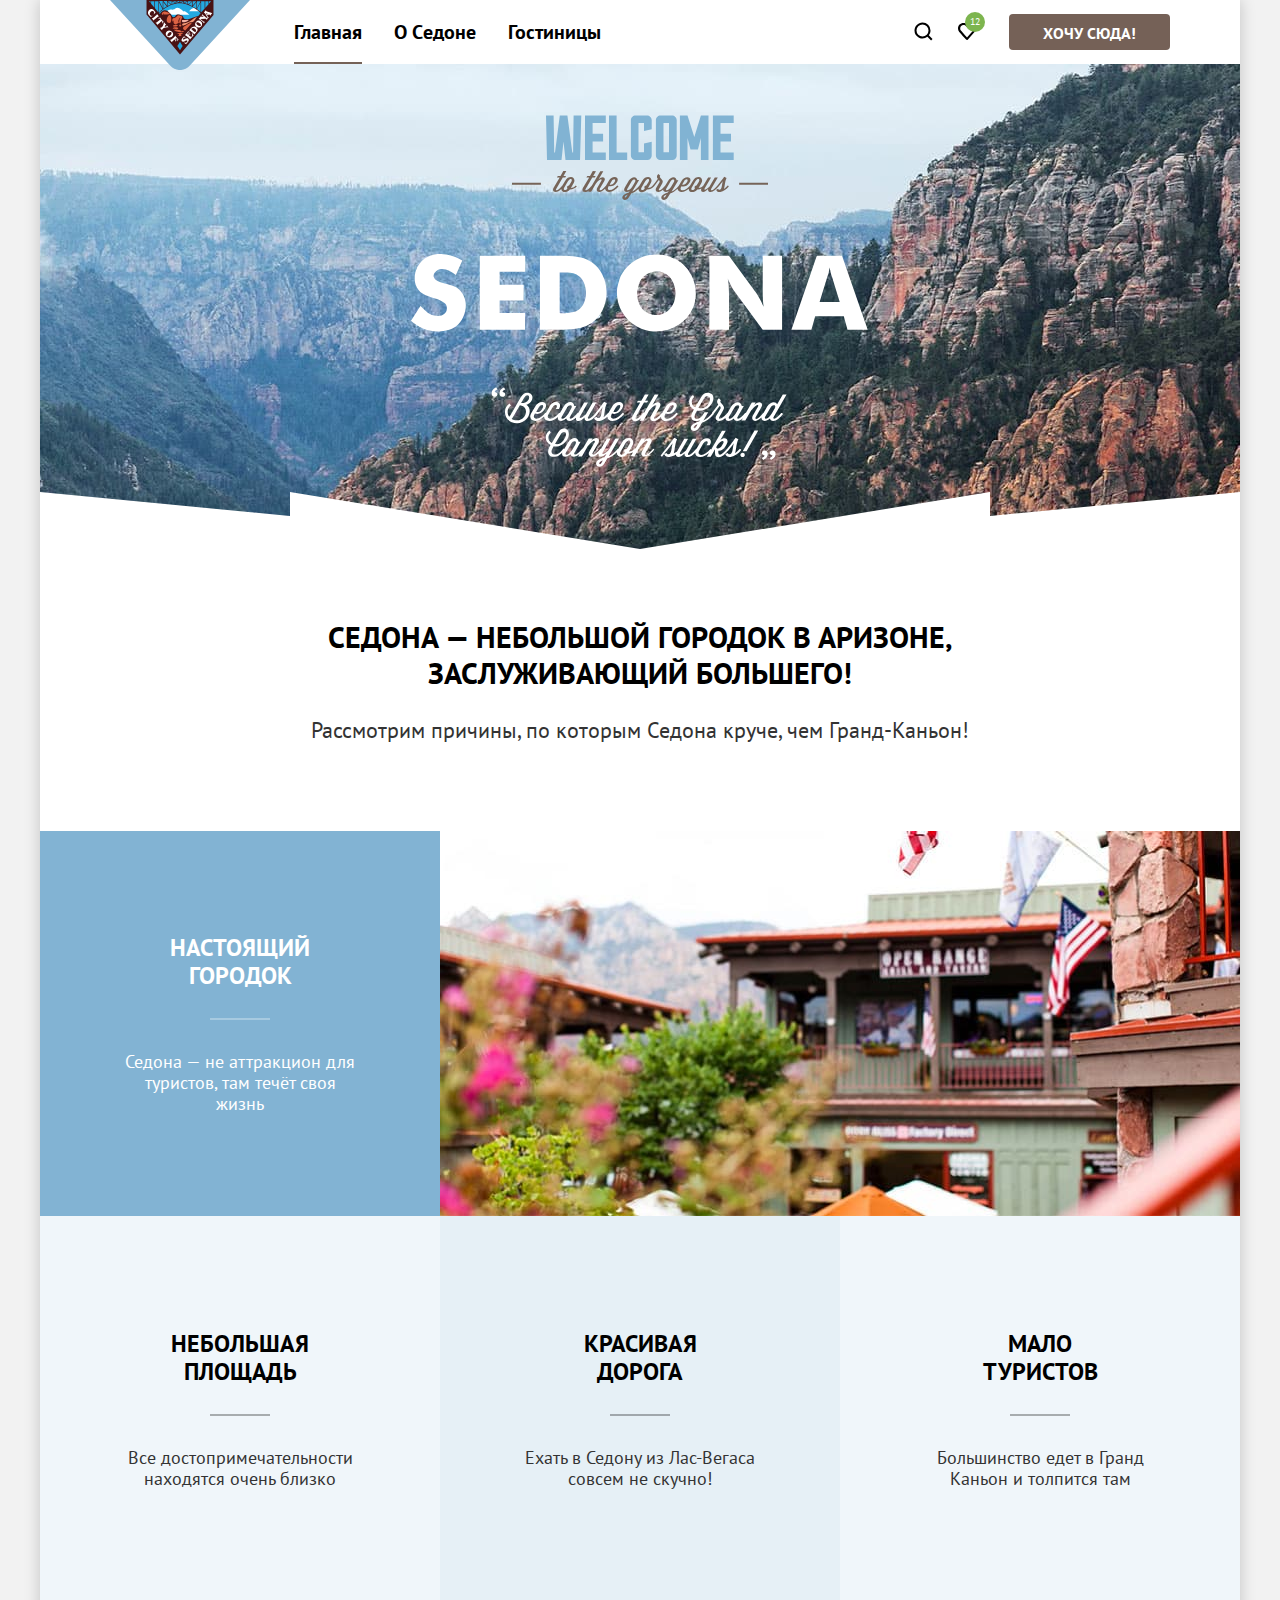
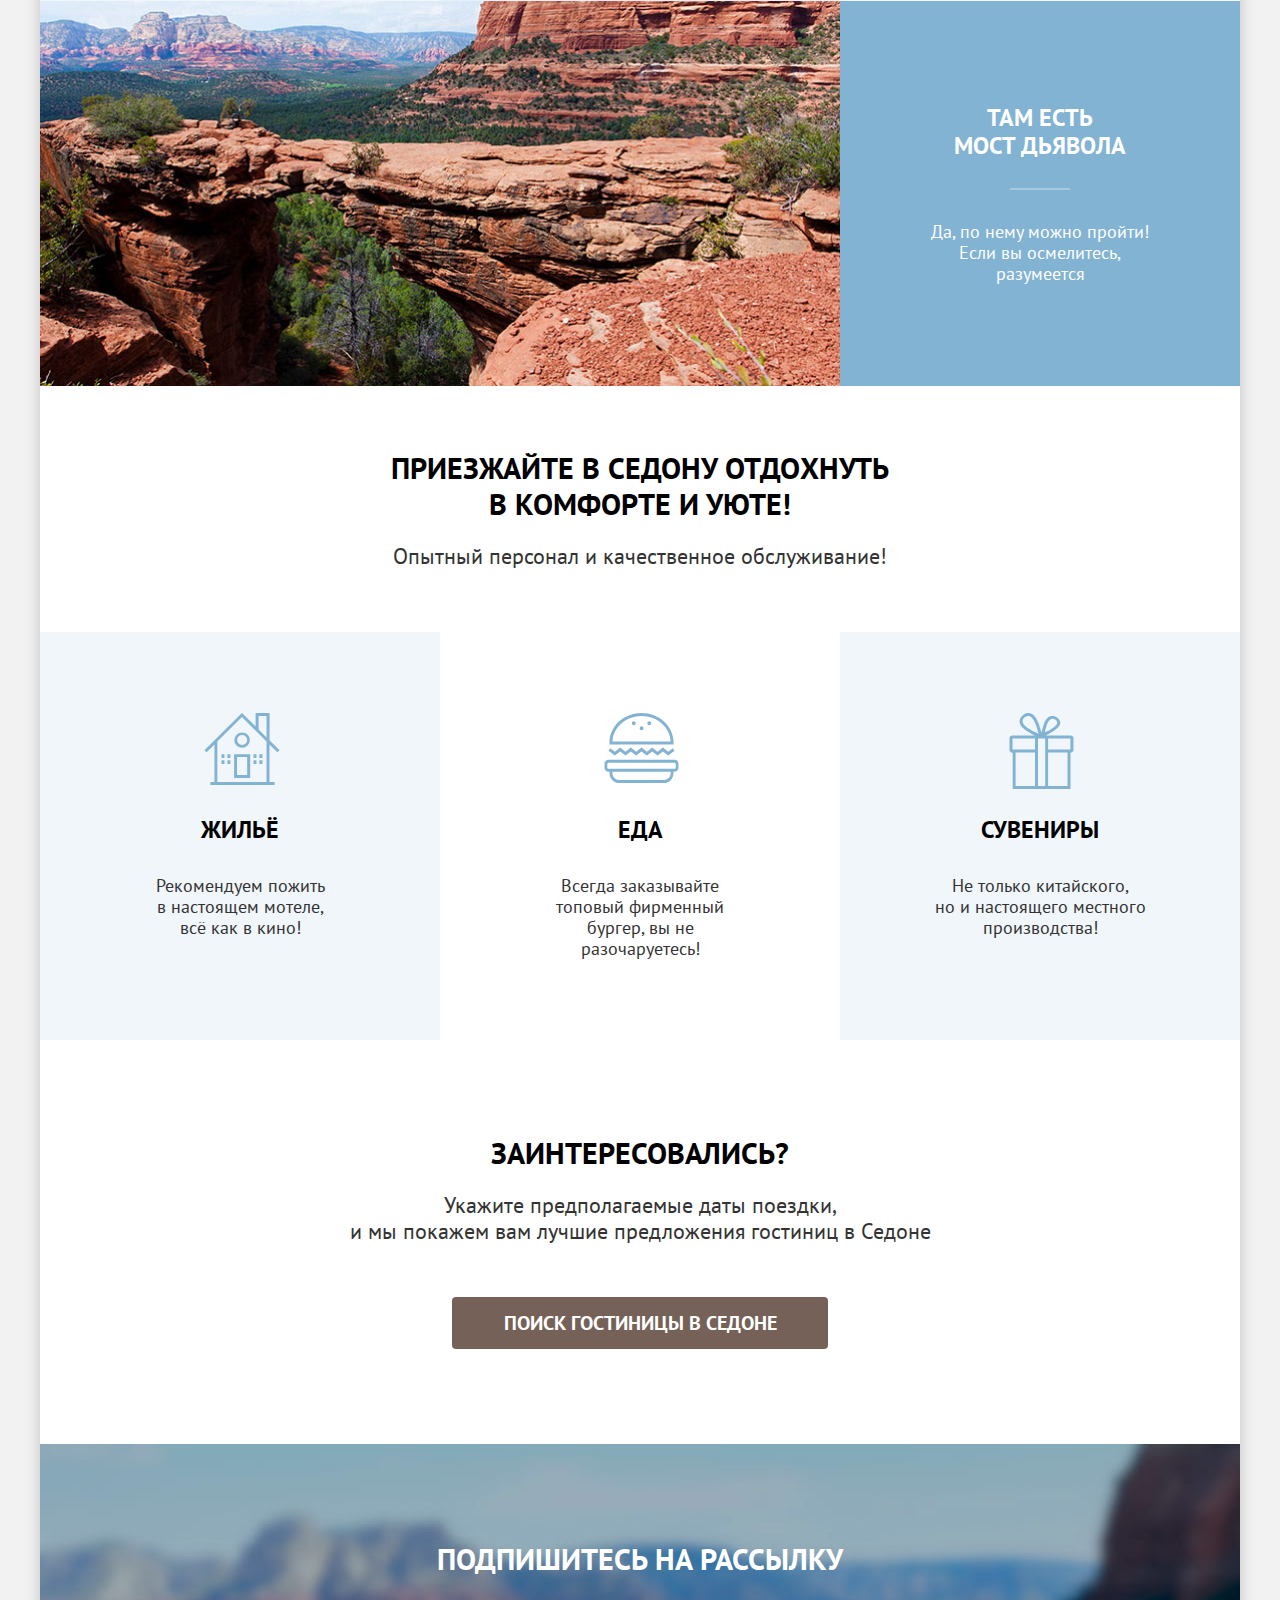
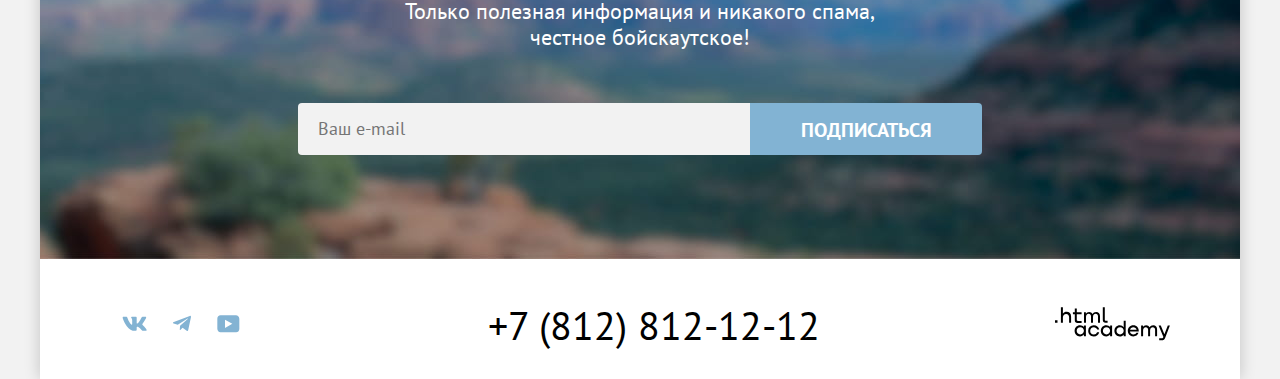
<file: index.html>
<!DOCTYPE html>
<html lang="ru">

<head>
  <meta charset="UTF-8">
  <meta name="viewport" content="width=device-width, initial-scale=1.0">
  <title>City of Sedona</title>
  <link rel="stylesheet" href="./styles/style.css">
  <link rel="icon" href="favicon.ico">
  <link rel="icon" href="./images/icons/favicon.png">
</head>

<body>

  <div class="wrapper">
    <header class="header">
      <a href="index.html" class="logo-link">
        <img src="./images/logo/logo.svg" alt="Логотип города седога" class="logo-img" width="140" height="70">
      </a>
      <nav class="nav">
        <ul class="main-menu">
          <li class="main-menu-item">
            <a href="index.html" class="main-menu-link main-menu-link-active">Главная</a>
          </li>
          <li class="main-menu-item">
            <a href="#" class="main-menu-link">О Cедоне</a>
          </li>
          <li class="main-menu-item">
            <a href="catalog.html" class="main-menu-link">Гостиницы</a>
          </li>
        </ul>
        <ul class="user-menu">
          <li class="user-menu-item">
            <a href="#" class="user-menu-link">
              <svg width="19" height="19" fill="none" xmlns="http://www.w3.org/2000/svg">
                <path d="m18.5 17-3.7-3.67c1-1.3 1.7-2.98 1.7-4.87A8 8 0 0 0 8.5.5C4.1.5.5 4.18.5 8.56a8 8 0 0 0 12.9 6.26l3.7 3.68 1.4-1.5Zm-10-2.48a6 6 0 0 1-6-5.96 6 6 0 0 1 12 0 6 6 0 0 1-6 5.96Z" fill="currentColor" />
              </svg>
              <span class="visually-hidden">Поиск по сайту.</span>
            </a>
          </li>
          <li class="user-menu-item">
            <a href="#" class="user-menu-link user-menu-link-last">
              <svg width="18" height="17" fill="none" xmlns="http://www.w3.org/2000/svg">
                <path d="M8.9 17c-.3 0-.6-.1-.8-.4-5.4-6.1-6.7-7.5-7-7.9C.4 7.8 0 6.6 0 5.4 0 2.4 2.4 0 5.5 0 6.8 0 8 .5 9 1.3 10 .5 11.3 0 12.5 0c3 0 5.5 2.4 5.5 5.4 0 1.3-.5 2.5-1.3 3.4l-7 7.9c-.2.2-.4.3-.8.3Zm-6-9.5c.3.4 3.5 4 6.1 6.9l6.2-7c.5-.5.7-1.2.7-2 0-1.8-1.5-3.3-3.3-3.3-1 0-2 .5-2.7 1.3-.3.3-.6.4-.9.4-.3 0-.6-.2-.8-.4-.7-.8-1.7-1.3-2.7-1.3-1.8 0-3.3 1.5-3.3 3.3-.1.9.3 1.6.7 2.1-.1 0-.1 0 0 0Z" fill="currentColor" />
              </svg>
              <span class="visually-hidden">Добавить в избранное.</span>
              <span class="favourites-number">12</span>
            </a>
          </li>
          <li class="user-menu-itaem">
            <a href="#" class="user-menu-link-button">Хочу сюда!</a>
          </li>
        </ul>
      </nav>
    </header>
    <main class="main">
      <h1 class="visually-hidden">Неофициальный сайт города Седона</h1>
      <section class="welcome">
        <h2 class="visually-hidden">Приглашение посетить город седона</h2>
        <img src="./images/index/welcome.svg" alt="Добро пожаловать в Седону" class="welcome-img" width="458" height="352">
      </section>
      <section class="advantages">
        <h2 class="visually-hidden">Седона круче, чем Гранд-Каньон</h2>
        <p class="advanteges-title">Седона — небольшой городок в Аризоне, заслуживающий большего!</p>
        <p class="advanteges-text">Рассмотрим причины, по которым Седона круче, чем Гранд-Каньон! </p>
        <ul class="advantages-list">
          <li class="advantages-item advantages-item-mod">
            <div class="wrapper-advantages-item">
              <h3 class="advantages-header">Настоящий городок</h3>
              <p class="advantages-description">Седона — не аттракцион для туристов, там течёт своя жизнь</p>
            </div>
            <img src="./images/index/city-sedona.jpg" alt="Пейзаж седоны" class="advantages-image" width="800" height="385">
          </li>
          <li class="advantages-item">
            <div class="wrapper-advantages-item">
              <h3 class="advantages-header">Небольшая площадь</h3>
              <p class="advantages-description">Все достопримечательности находятся очень близко</p>
            </div>
          </li>
          <li class="advantages-item">
            <div class="wrapper-advantages-item">
              <h3 class="advantages-header">Красивая дорога</h3>
              <p class="advantages-description">Ехать в Седону из Лас-Вегаса совсем не скучно!</p>
            </div>
          </li>
          <li class="advantages-item">
            <div class="wrapper-advantages-item">
              <h3 class="advantages-header">Мало туристов</h3>
              <p class="advantages-description">Большинство едет в Гранд Каньон и толпится там</p>
            </div>
          </li>
          <li class="advantages-item advantages-item-mod">
            <img src="./images/index/bridge-devil.jpg" alt="Мост дьявола" class="advantages-image" width="800" height="385">
            <div class="wrapper-advantages-item">
              <h3 class="advantages-header">Там есть мост дьявола</h3>
              <p class="advantages-description">Да, по нему можно пройти! Если вы осмелитесь, разумеется</p>
            </div>
          </li>
        </ul>
      </section>
      <section class="infrastructure">
        <h2 class="visually-hidden">Инфраструктура Седоны</h2>
        <p class="infrastructure-title">Приезжайте в Седону отдохнуть в&nbsp;комфорте и уюте!</p>
        <p class="infrastructure-text">Опытный персонал и качественное обслуживание!</p>
        <ul class="infrastructure-list">
          <li class="infrastructure-item infrastructure-item-house">
            <h3 class="infrastructure-header">Жильё</h3>
            <p class="infrastructure-description">Рекомендуем пожить в&nbsp;настоящем мотеле, <br> всё как в кино!</p>
          </li>
          <li class="infrastructure-item infrastructure-item-meal">
            <h3 class="infrastructure-header">Еда</h3>
            <p class="infrastructure-description">Всегда заказывайте<br> топовый фирменный бургер, вы не разочаруетесь!</p>
          </li>
          <li class="infrastructure-item infrastructure-item-souvenirs">
            <h3 class="infrastructure-header">Сувениры</h3>
            <p class="infrastructure-description">Не только китайского,<br> но и настоящего местного производства!</p>
          </li>
        </ul>
      </section>
      <section class="hotel-search">
        <h2 class="visually-hidden">Поиск гостинницы в городе Седона</h2>
        <p class="hotel-search-title">Заинтересовались?</p>
        <p class="hotel-serch-text">Укажите предполагаемые даты поездки,<br> и мы покажем вам лучшие предложения гостиниц в Седоне</p>
        <a href="#" class="hotel-serch-link">Поиск гостиницы в Седоне</a>
      </section>
    </main>
    <footer>
      <section class="subscribe">
        <h2 class="subscribe-title">Подпишитесь на рассылку</h2>
        <p class="subscribe-text">Только полезная информация и никакого спама, честное бойскаутское!</p>
        <form action="https://echo.htmlacademy.ru/" method="post" class="subscribe-form">
          <input type="text" name="user-email" class="subscribe-email" placeholder="Ваш e-mail" required>
          <button type="submit" class="subscribe-button">Подписаться</button>
        </form>
      </section>
      <section class="contacts">
        <h2 class="visually-hidden">Контактытные данные владельца сайта</h2>
        <ul class="social">
          <li class="social-item">
            <a href="https://vk.com/htmlacademy" class="social-link" target="_blank">
              <span class="visually-hidden">Наша страница в VK.</span>
              <svg width="25" height="15" fill="none" xmlns="http://www.w3.org/2000/svg">
                <path fill-rule="evenodd" clip-rule="evenodd" d="M24.12 1.8c.16-.54 0-.94-.8-.94H20.7c-.67 0-.98.34-1.15.73 0 0-1.33 3.2-3.22 5.27-.61.6-.9.8-1.23.8-.16 0-.41-.2-.41-.75v-5.1c0-.66-.19-.95-.74-.95H9.82c-.42 0-.67.3-.67.59 0 .62.95.76 1.04 2.51v3.8c0 .83-.15.98-.48.98-.9 0-3.06-3.2-4.34-6.88-.25-.72-.5-1-1.18-1H1.57c-.75 0-.9.34-.9.73 0 .68.89 4.07 4.14 8.55 2.17 3.06 5.23 4.72 8 4.72 1.68 0 1.88-.37 1.88-1v-2.32c0-.74.16-.88.7-.88.38 0 1.05.19 2.6 1.66 1.79 1.75 2.08 2.54 3.08 2.54h2.63c.75 0 1.12-.37.9-1.1-.23-.72-1.08-1.77-2.2-3.02-.62-.71-1.54-1.48-1.82-1.86-.39-.5-.28-.71 0-1.15 0 0 3.2-4.42 3.54-5.93Z" fill="currentColor" />
              </svg>
            </a>
          </li>
          <li class="social-item">
            <a href="https://htmlacademy.t.me" class="social-link" target="_blank">
              <span class="visually-hidden">Наш Telegram.</span>
              <svg width="18" height="17" fill="none" xmlns="http://www.w3.org/2000/svg">
                <path d="M16.79.96.84 7.1c-1.09.44-1.08 1.05-.2 1.32l4.1 1.28 9.47-5.98c.44-.27.85-.13.52.17l-7.68 6.93-.28 4.22c.41 0 .6-.2.83-.41l1.99-1.94 4.13 3.06c.77.42 1.31.2 1.5-.71l2.72-12.8c.28-1.1-.43-1.61-1.16-1.28Z" fill="currentColor" />
              </svg>
            </a>
          </li>
          <li class="social-item">
            <a href="https://www.youtube.com/user/htmlacademyru" class="social-link" target="_blank">
              <span class="visually-hidden">Наш канал на YouTube.</span>
              <svg width="23" height="18" fill="none" xmlns="http://www.w3.org/2000/svg">
                <path d="M18.94.36H3.51C1.65.36.33 1.95.33 3.76v10.09c0 1.91 1.32 3.5 3.18 3.5h15.65c1.64 0 3.17-1.59 3.17-3.4V3.76c-.22-1.8-1.53-3.4-3.39-3.4ZM7.99 12.89V4.82l7.34 4.04-7.34 4.03Z" fill="currentColor" />
              </svg>
            </a>
          </li>
        </ul>
        <div class="wrapper-phone">
          <a href="tel:+78128121212" class="phone">+7 (812) 812-12-12</a>
        </div>
        <a href="https://htmlacademy.ru/" class="logo-html-link" target="_blank">
          <span class="visually-hidden">Логотип HTML-academy</span>
          <svg role="img" aria-label="Логотип HTML-academy" width="115" height="34" fill="none" xmlns="http://www.w3.org/2000/svg">
            <path d="M0 13.26v2.6h2.5v-2.6H0ZM11.6 4.86c-1.6 0-2.8.7-3.6 1.7h-.1V.36h-2v15.5h2v-5.3c0-2.1 1.3-3.6 3.3-3.6 1.8 0 2.9 1.4 2.9 3.2v5.7h2v-6.1c.1-3-1.8-4.9-4.5-4.9ZM26.6 5.16h-4.8v-3.7h-2v3.8h-1.9v2h1.9v6c0 1.7 1 2.7 2.7 2.7h4.1v-2h-3.7c-.7 0-1.1-.4-1.1-1.1v-5.7h4.8v-2ZM41.1 4.96c-1.6 0-2.9.8-3.5 2.1h-.1c-.6-1.2-1.8-2.1-3.4-2.1-1.4 0-2.5.8-3.1 1.8h-.1v-1.6H29v10.6h2v-5.4c0-2 1-3.5 2.6-3.5 1.5 0 2.4 1 2.4 2.6v6.3h2v-5.6c0-2.4 1.4-3.3 2.6-3.3 1.5 0 2.4 1 2.4 2.6v6.3h2v-6.5c.1-2.5-1.4-4.3-3.9-4.3ZM47.8 13.06c0 1.7 1 2.7 2.8 2.7h2v-2h-1.7c-.7 0-1.1-.4-1.1-1.1V.36h-2v12.7ZM28.9 20.06c-.9-1.1-2.2-1.8-3.9-1.8-3.1 0-5.4 2.3-5.4 5.6s2.3 5.6 5.4 5.6c1.8 0 3-.8 3.8-1.9h.1v1.6h2v-10.6h-2v1.5Zm-3.6 7.4c-2.2 0-3.6-1.6-3.6-3.6s1.4-3.6 3.6-3.6 3.6 1.6 3.6 3.6c0 1.9-1.4 3.6-3.6 3.6ZM44.2 22.36c-.5-2.4-2.6-4.1-5.4-4.1a5.4 5.4 0 0 0-5.6 5.6c0 3.1 2.2 5.6 5.6 5.6 2.8 0 4.9-1.8 5.4-4.2h-2.1a3.4 3.4 0 0 1-3.3 2.3c-2.2 0-3.6-1.6-3.6-3.6s1.4-3.6 3.6-3.6c1.6 0 2.8 1 3.3 2.2h2.1v-.2ZM55.1 20.06c-.9-1.1-2.2-1.8-3.9-1.8-3.1 0-5.4 2.3-5.4 5.6s2.3 5.6 5.4 5.6c1.8 0 3-.8 3.8-1.9h.1v1.6h2v-10.6h-2v1.5Zm-3.6 7.4c-2.2 0-3.6-1.6-3.6-3.6s1.4-3.6 3.6-3.6 3.6 1.6 3.6 3.6c0 1.9-1.5 3.6-3.6 3.6ZM68.7 20.16c-.9-1.1-2.2-1.9-3.9-1.9-3.1 0-5.4 2.3-5.4 5.6s2.2 5.6 5.4 5.6c1.7 0 3-.8 3.8-1.8h.1v1.5h2v-15.4h-2v6.4Zm-3.6 7.3c-2.2 0-3.6-1.6-3.6-3.6s1.4-3.6 3.6-3.6 3.6 1.6 3.6 3.6c-.1 2-1.5 3.6-3.6 3.6ZM78.3 18.26c-3.3 0-5.5 2.5-5.5 5.6 0 3 2.1 5.6 5.5 5.6 2.5 0 4.5-1.3 5.2-3.6h-2.1c-.5 1-1.6 1.6-3 1.6-1.9 0-3.3-1.3-3.4-2.9h8.8c.2-3.6-2-6.3-5.5-6.3Zm0 1.9c1.7 0 3 1 3.3 2.6h-6.5c.3-1.5 1.5-2.6 3.2-2.6ZM98.2 18.26c-1.6 0-2.9.8-3.6 2h-.1c-.6-1.2-1.8-2-3.4-2-1.4 0-2.5.7-3.1 1.8v-1.5h-1.9v10.6h2v-5.4c0-2 1-3.4 2.6-3.5 1.5 0 2.4 1 2.4 2.6v6.3h2v-5.6c0-2.4 1.4-3.3 2.6-3.3 1.5 0 2.4 1 2.4 2.6v6.3h2v-6.5c.1-2.6-1.4-4.4-3.9-4.4ZM109.4 27.36l-3.6-8.9h-2.2l4.8 11.6c-.3.9-.7 1.2-1.7 1.2h-2.5v2h2.5c1.8 0 2.8-.8 3.5-2.6l4.7-12.2h-2.1l-3.4 8.9Z" fill="currentColor" />
          </svg>
        </a>
      </section>
    </footer>
  </div>
  <div class="modal modal-close">
    <div class="modal-window">
      <button type="button" class="modal-close-button">
        <span class="close-button-cross"></span>
        <span class="visually-hidden">Закрыть</span>
      </button>
      <section class="modal-content">
        <h2 class="modal-content-title">Поиск гостиницы в Седоне</h2>
        <form action="https://echo.htmlacademy.ru/" method="get" class="modal-search-form">
          <div class="form-group">
            <label for="check-in" class="group-title">Дата заезда:</label>
            <div class="wrap-fied">
              <div class="wrap-button-calendar">
                <input type="text" class="field field-date" name="check-in" id="check-in" placeholder="Укажите дату" value="27 апреля 2020" required>
                <button type="button" class="button-calendar button-form">
                  <svg role="img" aria-label="Открыть календарь" width="16" height="15" viewBox="0 0 16 15" fill="none" xmlns="http://www.w3.org/2000/svg">
                    <path d="M5.75 10C6.05 10 6.25 9.8 6.25 9.5C6.25 9.2 6.05 9 5.75 9C5.45 9 5.25 9.2 5.25 9.5C5.25 9.8 5.45 10 5.75 10Z" fill="currentColor" />
                    <path d="M15 2H13V0H12V2H4V0H3V2H1C0.4 2 0 2.4 0 3V14C0 14.5 0.4 15 1 15H15C15.5 15 16 14.5 16 14V3C16 2.4 15.5 2 15 2ZM15 14H1V7H15V14ZM1 6V3H3V5H4V3H12V5H13V3H15V6H1Z" fill="currentColor" />
                    <path d="M8 10C8.3 10 8.5 9.8 8.5 9.5C8.5 9.2 8.3 9 8 9C7.7 9 7.5 9.2 7.5 9.5C7.5 9.8 7.7 10 8 10Z" fill="currentColor" />
                    <path d="M10.25 10C10.55 10 10.75 9.8 10.75 9.5C10.75 9.2 10.55 9 10.25 9C9.95 9 9.75 9.2 9.75 9.5C9.75 9.8 9.95 10 10.25 10Z" fill="currentColor" />
                    <path d="M5.75 11C5.45 11 5.25 11.2 5.25 11.5C5.25 11.8 5.45 12 5.75 12C6.05 12 6.25 11.8 6.25 11.5C6.25 11.2 6.05 11 5.75 11Z" fill="currentColor" />
                    <path d="M3.5 10C3.8 10 4 9.8 4 9.5C4 9.2 3.8 9 3.5 9C3.2 9 3 9.2 3 9.5C3 9.8 3.2 10 3.5 10Z" fill="currentColor" />
                    <path d="M3.5 11C3.2 11 3 11.2 3 11.5C3 11.8 3.2 12 3.5 12C3.8 12 4 11.8 4 11.5C4 11.2 3.8 11 3.5 11Z" fill="currentColor" />
                    <path d="M8 11C7.7 11 7.5 11.2 7.5 11.5C7.5 11.8 7.7 12 8 12C8.3 12 8.5 11.8 8.5 11.5C8.5 11.2 8.3 11 8 11Z" fill="currentColor" />
                    <path d="M10.25 11C9.95 11 9.75 11.2 9.75 11.5C9.75 11.8 9.95 12 10.25 12C10.55 12 10.75 11.8 10.75 11.5C10.75 11.2 10.55 11 10.25 11Z" fill="currentColor" />
                    <path d="M12.5 10C12.8 10 13 9.8 13 9.5C13 9.2 12.8 9 12.5 9C12.2 9 12 9.2 12 9.5C12 9.8 12.2 10 12.5 10Z" fill="currentColor" />
                    <path d="M12.5 11C12.2 11 12 11.2 12 11.5C12 11.8 12.2 12 12.5 12C12.8 12 13 11.8 13 11.5C13 11.2 12.8 11 12.5 11Z" fill="currentColor" />
                  </svg>
                </button>
              </div>
              <p class="field-message massage-alarm">Мы не можем отправить вас в прошлое.</p>
            </div>
          </div>
          <div class="form-group">
            <label for="departure" class="group-title ">Дата выезда:</label>
            <div class="wrap-fied">
              <div class="wrap-button-calendar">
                <input type="text" class="field field-date" id="departure" name="departure" placeholder="Укажите дату" value="1 сентября 2023" required>
                <button type="button" class="button-calendar button-form">
                  <svg role="img" aria-label="Открыть календарь" width="16" height="15" viewBox="0 0 16 15" fill="none" xmlns="http://www.w3.org/2000/svg">
                    <path d="M5.75 10C6.05 10 6.25 9.8 6.25 9.5C6.25 9.2 6.05 9 5.75 9C5.45 9 5.25 9.2 5.25 9.5C5.25 9.8 5.45 10 5.75 10Z" fill="currentColor" />
                    <path d="M15 2H13V0H12V2H4V0H3V2H1C0.4 2 0 2.4 0 3V14C0 14.5 0.4 15 1 15H15C15.5 15 16 14.5 16 14V3C16 2.4 15.5 2 15 2ZM15 14H1V7H15V14ZM1 6V3H3V5H4V3H12V5H13V3H15V6H1Z" fill="currentColor" />
                    <path d="M8 10C8.3 10 8.5 9.8 8.5 9.5C8.5 9.2 8.3 9 8 9C7.7 9 7.5 9.2 7.5 9.5C7.5 9.8 7.7 10 8 10Z" fill="currentColor" />
                    <path d="M10.25 10C10.55 10 10.75 9.8 10.75 9.5C10.75 9.2 10.55 9 10.25 9C9.95 9 9.75 9.2 9.75 9.5C9.75 9.8 9.95 10 10.25 10Z" fill="currentColor" />
                    <path d="M5.75 11C5.45 11 5.25 11.2 5.25 11.5C5.25 11.8 5.45 12 5.75 12C6.05 12 6.25 11.8 6.25 11.5C6.25 11.2 6.05 11 5.75 11Z" fill="currentColor" />
                    <path d="M3.5 10C3.8 10 4 9.8 4 9.5C4 9.2 3.8 9 3.5 9C3.2 9 3 9.2 3 9.5C3 9.8 3.2 10 3.5 10Z" fill="currentColor" />
                    <path d="M3.5 11C3.2 11 3 11.2 3 11.5C3 11.8 3.2 12 3.5 12C3.8 12 4 11.8 4 11.5C4 11.2 3.8 11 3.5 11Z" fill="currentColor" />
                    <path d="M8 11C7.7 11 7.5 11.2 7.5 11.5C7.5 11.8 7.7 12 8 12C8.3 12 8.5 11.8 8.5 11.5C8.5 11.2 8.3 11 8 11Z" fill="currentColor" />
                    <path d="M10.25 11C9.95 11 9.75 11.2 9.75 11.5C9.75 11.8 9.95 12 10.25 12C10.55 12 10.75 11.8 10.75 11.5C10.75 11.2 10.55 11 10.25 11Z" fill="currentColor" />
                    <path d="M12.5 10C12.8 10 13 9.8 13 9.5C13 9.2 12.8 9 12.5 9C12.2 9 12 9.2 12 9.5C12 9.8 12.2 10 12.5 10Z" fill="currentColor" />
                    <path d="M12.5 11C12.2 11 12 11.2 12 11.5C12 11.8 12.2 12 12.5 12C12.8 12 13 11.8 13 11.5C13 11.2 12.8 11 12.5 11Z" fill="currentColor" />
                  </svg>
                </button>
              </div>
              <p class="field-message">На эти даты есть свободные номера. Пока есть.</p>
            </div>
          </div>
          <div class="form-group-guest">
            <div class="guest-group">
              <label for="adults" class="group-title">Взрослые:</label>
              <div class="number-guest">
                <button type="button" class="delete-guests quantity-button button-form">
                  <span class="button-minus"></span>
                  <span class="visually-hidden">Уменьшить количество взрослых</span>
                </button>
                <input type="number" class="field field-guests" name="adults" id="adults" value="2" required>
                <button type="button" class="add-guest quantity-button button-form">
                  <span class="button-plus"></span>
                  <span class="visually-hidden">Увеличить количество взрослых</span>
                </button>
              </div>
            </div>
            <div class="guest-group">
              <label for="children" class="group-title group-title-children">Дети:</label>
              <div class="tooltip">
                <button type="button" class="tooltip-button button-form" aria-labelledby="tooltip-label">
                  <svg xmlns="http://www.w3.org/2000/svg" width="2" height="12" viewBox="0 0 2 12" fill="none">
                    <path fill-rule="evenodd" clip-rule="evenodd" d="M0 0H2V2H0V0ZM2 12H0V3H2V12Z" fill="currentColor" />
                  </svg>
                </button>
                <span class="tooltip-text" role="tooltip" id="tooltip-label">Укажите количество детей, которые будут с вами, возраст которых от 6 до 18 лет. Дети до 6 лет размещаются бесплатно.</span>
              </div>

              <div class="number-guest">
                <button type="button" class="delete-guests quantity-button button-form">
                  <span class="button-minus"></span>
                  <span class="visually-hidden">Уменьшить количество детей</span>
                </button>
                <input type="number" class="field field-guests" name="children" id="children" value="2" required>
                <button type="button" class="add-guest quantity-button button-form">
                  <span class="button-plus"></span>
                  <span class="visually-hidden">Уменьшить количество детей</span>
                </button>
              </div>

            </div>
          </div>
          <button type="submit" class="button-search-hotel button-form">Найти</button>
        </form>
      </section>
    </div>
  </div>
  <script src="./scripts/script.js"></script>
</body>

</html>
</file>
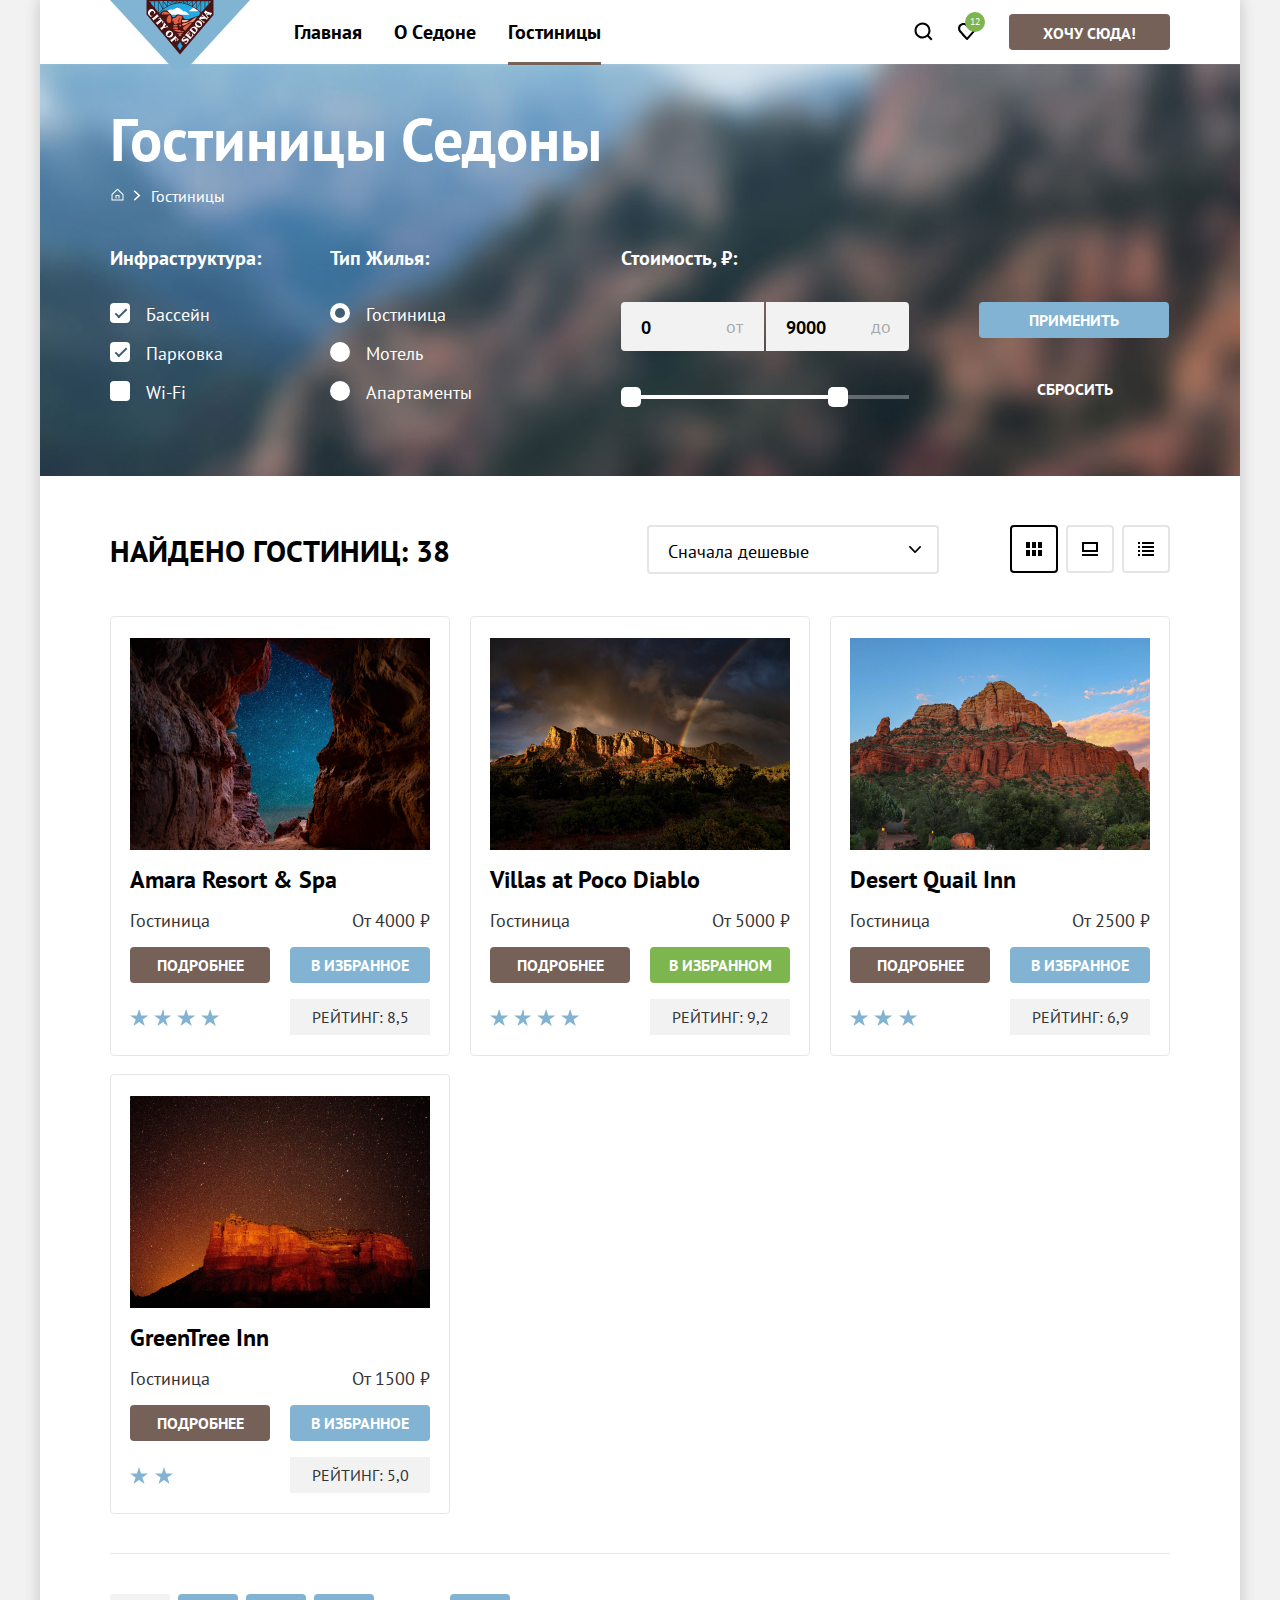
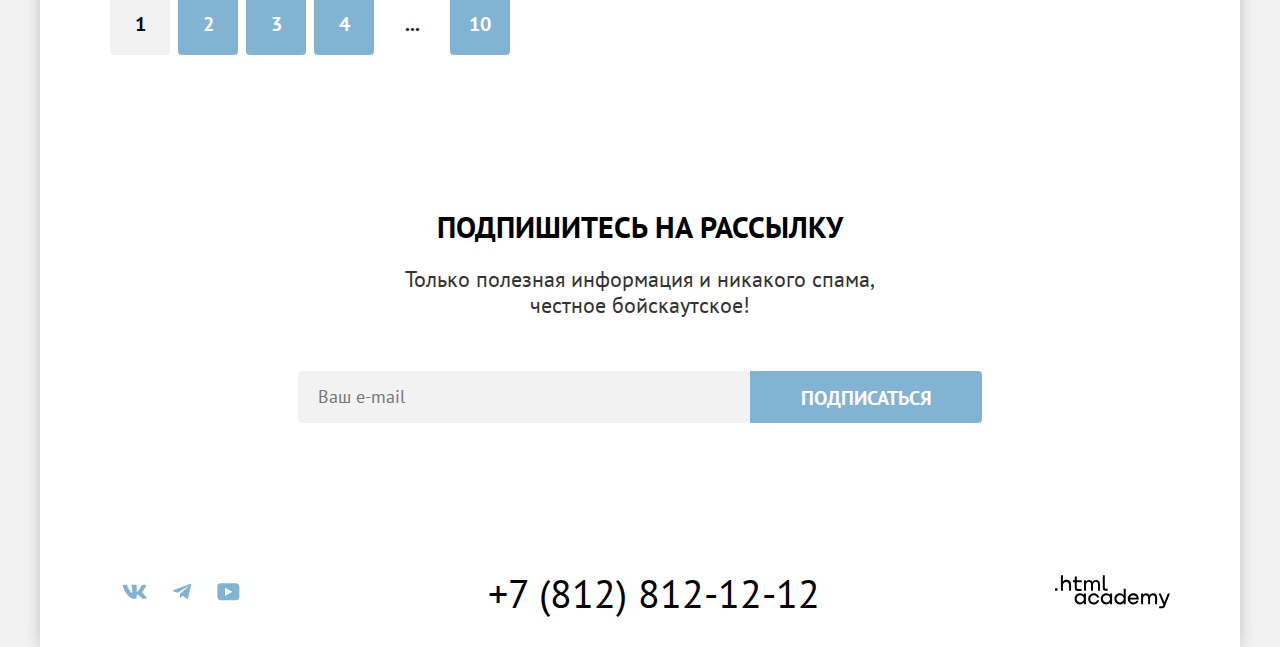
<file: catalog.html>
<!DOCTYPE html>
<html lang="ru">

<head>
  <meta charset="UTF-8">
  <meta name="viewport" content="width=device-width, initial-scale=1.0">
  <title>Гостиницы Седоны</title>
  <link rel="stylesheet" href="./styles/style.css">
  <link rel="icon" href="favicon.ico">
  <link rel="icon" href="./images/icons/favicon.png">
</head>

<body>
  <div class="wrapper">
    <header class="header">
      <a href="index.html" class="logo-link">
        <img src="./images/logo/logo.svg" alt="Логотип города седога" class="logo-img" width="140" height="70">
      </a>
      <nav class="nav">
        <ul class="main-menu">
          <li class="main-menu-item">
            <a href="index.html" class="main-menu-link ">Главная</a>
          </li>
          <li class="main-menu-item">
            <a href="#" class="main-menu-link">О Cедоне</a>
          </li>
          <li class="main-menu-item">
            <a href="catalog.html" class="main-menu-link main-menu-link-active">Гостиницы</a>
          </li>
        </ul>
        <ul class="user-menu">
          <li class="user-menu-item">
            <a href="#" class="user-menu-link">
              <svg width="19" height="19" fill="none" xmlns="http://www.w3.org/2000/svg">
                <path d="m18.5 17-3.7-3.67c1-1.3 1.7-2.98 1.7-4.87A8 8 0 0 0 8.5.5C4.1.5.5 4.18.5 8.56a8 8 0 0 0 12.9 6.26l3.7 3.68 1.4-1.5Zm-10-2.48a6 6 0 0 1-6-5.96 6 6 0 0 1 12 0 6 6 0 0 1-6 5.96Z" fill="currentColor" />
              </svg>
              <span class="visually-hidden">Поиск по сайту.</span>
            </a>
          </li>
          <li class="user-menu-item">
            <a href="#" class="user-menu-link user-menu-link-last">
              <svg width="18" height="17" fill="none" xmlns="http://www.w3.org/2000/svg">
                <path d="M8.9 17c-.3 0-.6-.1-.8-.4-5.4-6.1-6.7-7.5-7-7.9C.4 7.8 0 6.6 0 5.4 0 2.4 2.4 0 5.5 0 6.8 0 8 .5 9 1.3 10 .5 11.3 0 12.5 0c3 0 5.5 2.4 5.5 5.4 0 1.3-.5 2.5-1.3 3.4l-7 7.9c-.2.2-.4.3-.8.3Zm-6-9.5c.3.4 3.5 4 6.1 6.9l6.2-7c.5-.5.7-1.2.7-2 0-1.8-1.5-3.3-3.3-3.3-1 0-2 .5-2.7 1.3-.3.3-.6.4-.9.4-.3 0-.6-.2-.8-.4-.7-.8-1.7-1.3-2.7-1.3-1.8 0-3.3 1.5-3.3 3.3-.1.9.3 1.6.7 2.1-.1 0-.1 0 0 0Z" fill="currentColor" />
              </svg>
              <span class="visually-hidden">Добавить в избранное.</span>
              <span class="favourites-number">12</span>
            </a>
          </li>
          <li class="user-menu-itaem">
            <a href="#" class="user-menu-link-button">Хочу сюда!</a>
          </li>
        </ul>
      </nav>
    </header>
    <main class="main">
      <h1 class="visually-hidden">Список гостиниц Седоны</h1>
      <section class="search-form">
        <h2 class="hotels-title">Гостиницы Седоны</h2>
        <ul class="breadcrumb-list">
          <li class="breadcrumb-item">
            <a href="index.html" class="breadcrumb-link breadcrumb-link-index">
              <span class="visually-hidden">Кнопка домой</span>
              <svg xmlns="http://www.w3.org/2000/svg" width="13" height="13" viewBox="0 0 13 13" fill="none">
                <path d="M6.5 0.5L0.5 6.30006V12.5001H12.5V6.30006L6.5 0.5ZM11.5 11.5001H1.5V6.70005L6.5 1.9L11.5 6.70005V11.5001Z" fill="white" />
                <path d="M4.5 10.5001H5.5V8.00005H7.5V10.5001H8.5V7.00005H4.5V10.5001Z" fill="currentColor" />
              </svg>
            </a>
          </li>
          <li class="breadcrumb-item breadcrumb-item-level">
            <a href="catalog.html" class="breadcrumb-link breadcrumb-link-level">Гостиницы</a>
          </li>
        </ul>
        <form action="https://echo.htmlacademy.ru/" method="get" class="hotels-search">
          <fieldset class="infrastructure-search">
            <legend class="form-title">Инфраструктура:</legend>
            <ul class="infrastructure-search-list">
              <li class="infrastructure-search-item">
                <input type="checkbox" class="infrastructure-checkbox visually-hidden" name="pool" id="pool" checked>
                <label for="pool" class="checkbox-label">Бассейн</label>
              </li>
              <li class="infrastructure-search-item">
                <input type="checkbox" class="infrastructure-checkbox visually-hidden" id="parking" name="parking" checked>
                <label for="parking" class="checkbox-label">Парковка</label>
              </li>
              <li class="infrastructure-search-item">
                <input type="checkbox" class="infrastructure-checkbox visually-hidden" id="wifi" name="wifi">
                <label for="wifi" class="checkbox-label">Wi-Fi</label>
              </li>
            </ul>
          </fieldset>
          <fieldset class="house-type">
            <legend class="form-title">Тип жилья:</legend>
            <ul class="house-type-list">
              <li class="house-type-item">
                <input type="radio" class="house-type-radio visually-hidden" id="Hotel" name="house-type" value="Hotel" checked>
                <label for="Hotel" class="radio-label">Гостиница</label>
              </li>
              <li class="house-type-item">
                <input type="radio" class="house-type-radio visually-hidden" id="Motel" name="house-type" value="Motel">
                <label for="Motel" class="radio-label">Мотель</label>
              </li>
              <li class="house-type-item">
                <input type="radio" class="house-type-radio visually-hidden" id="Apartments" name="house-type" value="Apartments">
                <label for="Apartments" class="radio-label">Апартаменты</label>
              </li>
            </ul>
          </fieldset>
          <fieldset class="prices">
            <legend class="form-title form-title-prices">Стоимость, ₽:</legend>
            <ul class="prices-list">
              <li class="prices-item">
                <input type="number" class="prices-range prices-range-min" id="min-price" name="min-price" max="9000" min="0" value="0" required>
                <label for="min-price" class="prices-label">от</label>
              </li>
              <li class="prices-item">
                <input type="number" class="prices-range prices-range-max" id="max-price" name="max-price" max="9000" min="0" value="9000" required>
                <label for="max-price" class="prices-label">до</label>
              </li>
            </ul>
            <div class="range-slider">
              <button type="button" class="range-slider-button prices-min">
                <span class="visually-hidden">Задать минимальную цену</span>
              </button>
              <button type="button" class="range-slider-button prices-max">
                <span class="visually-hidden">Задать минимальную цену</span>
              </button>
            </div>
          </fieldset>
          <ul class="search-button-list">
            <li class="search-button-item">
              <button class="search-button-submit" type="submit">Применить</button>
            </li>
            <li class="search-button-item"><button class="search-button-reset" type="reset">Сбросить</button></li>
          </ul>

        </form>
      </section>
      <section class="hotel-catalog">
        <h2 class="visually-hidden">Каталог подобранных гостиниц</h2>
        <div class="sorting">
          <p class="hotels-found">Найдено гостиниц: 38</p>
          <div class="wrap-select-sort">
            <select name="sorting-catalog" class="select-sort" aria-label="Сортировка каталога Гостиницы">
              <option value="cheap">Сначала дешевые</option>
              <option value="expensive">Сначала дорогие</option>
              <option value="popular">Сначала с высоки рейтингом</option>
              <option value="unpopular">Cначала с низким рейтингом</option>
            </select>
          </div>
          <ul class="view-list">
            <li class="view-item">
              <span class="visually-hidden">Показать результат таблицой</span>
              <button type="button" class="view-button button-grid button-active">
                <span class="visually-hidden">Показать результат таблицой</span>
              </button>
            </li>
            <li class="view-item">
              <span class="visually-hidden">Показать результат одной колонкой</span>
              <button type="button" class="view-button button-column">
                <span class="visually-hidden">Показать результат одной колонкой</span>
              </button>
            </li>
            <li class="view-item">
              <span class="visually-hidden">Показать результат списком</span>
              <button type="button" class="view-button button-list">
                <span class="visually-hidden">Показать результат списком</span>
              </button>
            </li>
          </ul>
        </div>
        <ul class="hotel-card-list">
          <li class="hotel-card">
            <a href="#" class="hotel-card-image-link">
              <img src="./images/catalog/catalog/hotel-1.jpg" alt="Фотография отеля Amara Resort & Spa" class="hotel-card-image" width="300" height="212">
            </a>
            <a href="#" class="hotel-card-title-link">
              <h3 class="hotel-card-title">Amara Resort & Spa</h3>
            </a>
            <div class="wrap-hotel-card">
              <span class="hotel-card-type">Гостиница</span>
              <span class="hotel-card-price">От 4000 ₽</span>
              <a href="#" class="hotel-card-details">Подробнее</a>
              <button class="hotel-card-favourites" type="button">В избранное</button>
              <div class="hotel-card-stars-4">
                <span class="visually-hidden">Рейтинг отеля 4 звезды</span>
              </div>
              <span class="hotel-card-rate">Рейтинг: 8,5</span>
            </div>
          </li>
          <li class="hotel-card">
            <a href="#" class="hotel-card-image-link">
              <img src="./images/catalog/catalog/hotel-2.jpg" alt="Фотография отеля Amara Resort & Spa" class="hotel-card-image" width="300" height="212">
            </a>
            <a href="#" class="hotel-card-title-link">
              <h3 class="hotel-card-title">Villas at Poco Diablo</h3>
            </a>
            <div class="wrap-hotel-card">
              <span class="hotel-card-type">Гостиница</span>
              <span class="hotel-card-price">От 5000 ₽</span>
              <a href="#" class="hotel-card-details">Подробнее</a>
              <button class="hotel-card-favourites hotel-card-favourites-added" type="button">В избранном</button>
              <div class="hotel-card-stars-4 ">
                <span class="visually-hidden">Рейтинг отеля 4 звезды</span>
              </div>
              <span class="hotel-card-rate">Рейтинг: 9,2</span>
            </div>
          </li>
          <li class="hotel-card">
            <a href="#" class="hotel-card-image-link">
              <img src="./images/catalog/catalog/hotel-3.jpg" alt="Фотография отеля Amara Resort & Spa" class="hotel-card-image" width="300" height="212">
            </a>
            <a href="#" class="hotel-card-title-link">
              <h3 class="hotel-card-title">Desert Quail Inn</h3>
            </a>
            <div class="wrap-hotel-card">
              <span class="hotel-card-type">Гостиница</span>
              <span class="hotel-card-price">От 2500 ₽</span>
              <a href="#" class="hotel-card-details">Подробнее</a>
              <button class="hotel-card-favourites" type="button">В избранное</button>
              <div class="hotel-card-stars-3 ">
                <span class="visually-hidden">Рейтинг отеля 3 звезды</span>
              </div>
              <span class="hotel-card-rate">Рейтинг: 6,9</span>
            </div>
          </li>
          <li class="hotel-card">
            <a href="#" class="hotel-card-image-link">
              <img src="./images/catalog/catalog/hotel-4.jpg" alt="Фотография отеля Amara Resort & Spa" class="hotel-card-image" width="300" height="212">
            </a>
            <a href="#" class="hotel-card-title-link">
              <h3 class="hotel-card-title">GreenTree Inn</h3>
            </a>
            <div class="wrap-hotel-card">
              <span class="hotel-card-type">Гостиница</span>
              <span class="hotel-card-price">От 1500 ₽</span>
              <a href="#" class="hotel-card-details">Подробнее</a>
              <button class="hotel-card-favourites" type="button">В избранное</button>
              <div class="hotel-card-stars-2 ">
                <span class="visually-hidden">Рейтинг отеля 2 звезды</span>
              </div>
              <span class="hotel-card-rate">Рейтинг: 5,0</span>
            </div>
          </li>
        </ul>
        <ul class="pagination">
          <li class="pagination-item">
            <a href="#" class="pagination-item-link pagination-link-active">1</a>
          </li>
          <li class="pagination-item">
            <a href="#" class="pagination-item-link">2</a>
          </li>
          <li class="pagination-item">
            <a href="#" class="pagination-item-link">3</a>
          </li>
          <li class="pagination-item">
            <a href="#" class="pagination-item-link">4</a>
          </li>
          <li class="pagination-item">
            <a href="#" class="pagination-item-link  pagination-link-more">...</a>
          </li>
          <li class="pagination-item">
            <a href="#" class="pagination-item-link">10</a>
          </li>
        </ul>
      </section>
    </main>
    <footer>
      <section class="subscribe subscribe-catalog">
        <h2 class="subscribe-title subscribe-title-catalog">Подпишитесь на рассылку</h2>
        <p class="subscribe-text subscribe-text-catalog">Только полезная информация и никакого спама, честное бойскаутское!</p>
        <form action="https://echo.htmlacademy.ru/" method="post" class="subscribe-form">
          <input type="text" name="user-email" class="subscribe-email" placeholder="Ваш e-mail" required>
          <button type="submit" class="subscribe-button">Подписаться</button>
        </form>
      </section>
      <section class="contacts">
        <h2 class="visually-hidden">Контактытные данные владельца сайта</h2>
        <ul class="social">
          <li class="social-item">
            <a href="https://vk.com/htmlacademy" class="social-link" target="_blank">
              <span class="visually-hidden">Наша страница в VK.</span>
              <svg width="25" height="15" fill="none" xmlns="http://www.w3.org/2000/svg">
                <path fill-rule="evenodd" clip-rule="evenodd" d="M24.12 1.8c.16-.54 0-.94-.8-.94H20.7c-.67 0-.98.34-1.15.73 0 0-1.33 3.2-3.22 5.27-.61.6-.9.8-1.23.8-.16 0-.41-.2-.41-.75v-5.1c0-.66-.19-.95-.74-.95H9.82c-.42 0-.67.3-.67.59 0 .62.95.76 1.04 2.51v3.8c0 .83-.15.98-.48.98-.9 0-3.06-3.2-4.34-6.88-.25-.72-.5-1-1.18-1H1.57c-.75 0-.9.34-.9.73 0 .68.89 4.07 4.14 8.55 2.17 3.06 5.23 4.72 8 4.72 1.68 0 1.88-.37 1.88-1v-2.32c0-.74.16-.88.7-.88.38 0 1.05.19 2.6 1.66 1.79 1.75 2.08 2.54 3.08 2.54h2.63c.75 0 1.12-.37.9-1.1-.23-.72-1.08-1.77-2.2-3.02-.62-.71-1.54-1.48-1.82-1.86-.39-.5-.28-.71 0-1.15 0 0 3.2-4.42 3.54-5.93Z" fill="currentColor" />
              </svg>
            </a>
          </li>
          <li class="social-item">
            <a href="https://htmlacademy.t.me" class="social-link" target="_blank">
              <span class="visually-hidden">Наш Telegram.</span>
              <svg width="18" height="17" fill="none" xmlns="http://www.w3.org/2000/svg">
                <path d="M16.79.96.84 7.1c-1.09.44-1.08 1.05-.2 1.32l4.1 1.28 9.47-5.98c.44-.27.85-.13.52.17l-7.68 6.93-.28 4.22c.41 0 .6-.2.83-.41l1.99-1.94 4.13 3.06c.77.42 1.31.2 1.5-.71l2.72-12.8c.28-1.1-.43-1.61-1.16-1.28Z" fill="currentColor" />
              </svg>
            </a>
          </li>
          <li class="social-item">
            <a href="https://www.youtube.com/user/htmlacademyru" class="social-link" target="_blank">
              <span class="visually-hidden">Наш канал на YouTube.</span>
              <svg width="23" height="18" fill="none" xmlns="http://www.w3.org/2000/svg">
                <path d="M18.94.36H3.51C1.65.36.33 1.95.33 3.76v10.09c0 1.91 1.32 3.5 3.18 3.5h15.65c1.64 0 3.17-1.59 3.17-3.4V3.76c-.22-1.8-1.53-3.4-3.39-3.4ZM7.99 12.89V4.82l7.34 4.04-7.34 4.03Z" fill="currentColor" />
              </svg>
            </a>
          </li>
        </ul>
        <div class="wrapper-phone">
          <a href="tel:+78128121212" class="phone">+7 (812) 812-12-12</a>
        </div>
        <a href="https://htmlacademy.ru/" class="logo-html-link" target="_blank">
          <span role="img" aria-label="Логотип HTML-academy" class="visually-hidden">Логотип HTML-academy</span>
          <svg role="img" aria-label="Логотип HTML-academy" width="115" height="34" fill="none" xmlns="http://www.w3.org/2000/svg">
            <path d="M0 13.26v2.6h2.5v-2.6H0ZM11.6 4.86c-1.6 0-2.8.7-3.6 1.7h-.1V.36h-2v15.5h2v-5.3c0-2.1 1.3-3.6 3.3-3.6 1.8 0 2.9 1.4 2.9 3.2v5.7h2v-6.1c.1-3-1.8-4.9-4.5-4.9ZM26.6 5.16h-4.8v-3.7h-2v3.8h-1.9v2h1.9v6c0 1.7 1 2.7 2.7 2.7h4.1v-2h-3.7c-.7 0-1.1-.4-1.1-1.1v-5.7h4.8v-2ZM41.1 4.96c-1.6 0-2.9.8-3.5 2.1h-.1c-.6-1.2-1.8-2.1-3.4-2.1-1.4 0-2.5.8-3.1 1.8h-.1v-1.6H29v10.6h2v-5.4c0-2 1-3.5 2.6-3.5 1.5 0 2.4 1 2.4 2.6v6.3h2v-5.6c0-2.4 1.4-3.3 2.6-3.3 1.5 0 2.4 1 2.4 2.6v6.3h2v-6.5c.1-2.5-1.4-4.3-3.9-4.3ZM47.8 13.06c0 1.7 1 2.7 2.8 2.7h2v-2h-1.7c-.7 0-1.1-.4-1.1-1.1V.36h-2v12.7ZM28.9 20.06c-.9-1.1-2.2-1.8-3.9-1.8-3.1 0-5.4 2.3-5.4 5.6s2.3 5.6 5.4 5.6c1.8 0 3-.8 3.8-1.9h.1v1.6h2v-10.6h-2v1.5Zm-3.6 7.4c-2.2 0-3.6-1.6-3.6-3.6s1.4-3.6 3.6-3.6 3.6 1.6 3.6 3.6c0 1.9-1.4 3.6-3.6 3.6ZM44.2 22.36c-.5-2.4-2.6-4.1-5.4-4.1a5.4 5.4 0 0 0-5.6 5.6c0 3.1 2.2 5.6 5.6 5.6 2.8 0 4.9-1.8 5.4-4.2h-2.1a3.4 3.4 0 0 1-3.3 2.3c-2.2 0-3.6-1.6-3.6-3.6s1.4-3.6 3.6-3.6c1.6 0 2.8 1 3.3 2.2h2.1v-.2ZM55.1 20.06c-.9-1.1-2.2-1.8-3.9-1.8-3.1 0-5.4 2.3-5.4 5.6s2.3 5.6 5.4 5.6c1.8 0 3-.8 3.8-1.9h.1v1.6h2v-10.6h-2v1.5Zm-3.6 7.4c-2.2 0-3.6-1.6-3.6-3.6s1.4-3.6 3.6-3.6 3.6 1.6 3.6 3.6c0 1.9-1.5 3.6-3.6 3.6ZM68.7 20.16c-.9-1.1-2.2-1.9-3.9-1.9-3.1 0-5.4 2.3-5.4 5.6s2.2 5.6 5.4 5.6c1.7 0 3-.8 3.8-1.8h.1v1.5h2v-15.4h-2v6.4Zm-3.6 7.3c-2.2 0-3.6-1.6-3.6-3.6s1.4-3.6 3.6-3.6 3.6 1.6 3.6 3.6c-.1 2-1.5 3.6-3.6 3.6ZM78.3 18.26c-3.3 0-5.5 2.5-5.5 5.6 0 3 2.1 5.6 5.5 5.6 2.5 0 4.5-1.3 5.2-3.6h-2.1c-.5 1-1.6 1.6-3 1.6-1.9 0-3.3-1.3-3.4-2.9h8.8c.2-3.6-2-6.3-5.5-6.3Zm0 1.9c1.7 0 3 1 3.3 2.6h-6.5c.3-1.5 1.5-2.6 3.2-2.6ZM98.2 18.26c-1.6 0-2.9.8-3.6 2h-.1c-.6-1.2-1.8-2-3.4-2-1.4 0-2.5.7-3.1 1.8v-1.5h-1.9v10.6h2v-5.4c0-2 1-3.4 2.6-3.5 1.5 0 2.4 1 2.4 2.6v6.3h2v-5.6c0-2.4 1.4-3.3 2.6-3.3 1.5 0 2.4 1 2.4 2.6v6.3h2v-6.5c.1-2.6-1.4-4.4-3.9-4.4ZM109.4 27.36l-3.6-8.9h-2.2l4.8 11.6c-.3.9-.7 1.2-1.7 1.2h-2.5v2h2.5c1.8 0 2.8-.8 3.5-2.6l4.7-12.2h-2.1l-3.4 8.9Z" fill="currentColor" />
          </svg>
        </a>
      </section>
    </footer>
  </div>

</body>

</html>
</file>
<file: styles/style.css>
@font-face {
  font-family: "PT Sans";
  font-style: normal;
  font-weight: 400;
  src: url("../fonts/ptsans-400.woff2") format("woff2");
  font-display: swap;
}

@font-face {
  font-family: "PT Sans";
  font-style: normal;
  font-weight: 700;
  src: url("../fonts/ptsans-700.woff2") format("woff2");
  font-display: swap;
}

body {
  font-family: "PT Sans", Arial, Helvetica, sans-serif;
  font-size: 22px;
  font-weight: 400;
  line-height: 26px;
  color: #000000;
  background: #f2f2f2;
  margin: 0;
}

.wrapper {
  margin: 0 auto;
  width: 1200px;
  min-height: 100vh;
  background-color: #ffffff;
  box-shadow: 0 0 15px 0 rgba(0, 0, 0, 0.20);
  display: flex;
  flex-direction: column;
}

.visually-hidden {
  position: absolute;
  width: 1px;
  height: 1px;
  margin: -1px;
  padding: 0;
  overflow: hidden;
  border: 0;
  clip: rect(0 0 0 0);
}

.header {
  background: #ffffff;
  position: relative;
}

.logo-link {
  position: absolute;
  left: 70px;
  top: 0;
}

.logo-link:hover {
  opacity: 0.6;
}

.logo-link:focus {
  outline: none;
  opacity: 0.6;
}

.logo-link:active {
  opacity: 0.3;
}

.nav {
  display: flex;
  justify-content: space-between;
  padding-left: 238px;
  padding-right: 70px;
  align-items: flex-start;
}

.main-menu {
  list-style-type: none;
  margin: 0;
  padding: 0;
  display: flex;
  flex-wrap: wrap;
  width: 500px;
}

.main-menu-link {
  color: #000000;
  font-size: 20px;
  font-weight: 700;
  line-height: 24px;
  text-decoration: none;
  display: block;
  padding: 20px 16px;
  position: relative;
}


.main-menu-link-active::after {
  content: "";
  width: calc(100% - 32px);
  height: 1px;
  border-bottom: 2px solid #756257;
  position: absolute;
  left: 16px;
  bottom: 0;
}

.main-menu-link:hover {
  color: #82B3D3;
  border-radius: 5px;
}

.main-menu-link:focus {
  outline: none;
  color: #82B3D3;
  border-radius: 5px;
}

.main-menu-link:active {
  color: #82B3D3;
  opacity: 40%;
}

.user-menu {
  list-style-type: none;
  margin: 0;
  padding: 14px 0 0;
  width: 350px;
  display: flex;
  flex-wrap: wrap;
  justify-content: flex-end;
  row-gap: 26px;
}

.user-menu-link {
  color: #000000;
  text-decoration: none;
  text-align: center;
  width: 44px;
  height: 35px;
  display: flex;
  justify-content: center;
  align-items: center;
  position: relative;
}

.user-menu-link-last {
  margin-right: 20px;
}

.user-menu-link:hover {
  color: #82B3D3;
}


.user-menu-link:focus {
  outline: none;
  color: #82B3D3;
}

.user-menu-link:active {
  color: #82B3D3;
  opacity: 40%;
}

.favourites-number {
  color: #ffffff;
  font-size: 10px;
  line-height: 10px;
  background-color: #7DB54F;
  position: absolute;
  right: 4px;
  bottom: 50%;
  min-width: 20px;
  height: 20px;
  border-radius: 10px;
  box-sizing: border-box;
  display: flex;
  justify-content: center;
  align-items: center;
  padding: 0 4px;
}

.user-menu-link:hover .favourites-number {
  background-color: #6C9E42;

}

.user-menu-link:focus .favourites-number {
  outline: none;
  background-color: #6C9E42;
}

.user-menu-link:active .favourites-number {
  background-color: #7DB54F;
}

.user-menu-link-button {
  font-size: 16px;
  font-weight: 700;
  line-height: 20px;
  text-transform: uppercase;
  background-color: #756157;
  color: #ffffff;
  text-decoration: none;
  padding: 9px 34px 7px;
  border-radius: 4px;
  display: block;
}



.user-menu-link-button:hover {
  background-color: #615048;
}

.user-menu-link-button:focus {
  outline: none;
  background-color: #615048;
}

.user-menu-link-button:active {
  background-color: #756157;
  color: rgba(255, 255, 255, 0.30);
}

.button-link-disabled {
  background-color: #E5E5E5;
}

.button-link-disabled:hover {
  background-color: #E5E5E5;
}

.button-link-disabled:focus {
  outline: none;
  background-color: #E5E5E5;
}

.button-link-disabled:active {
  background-color: #E5E5E5;
  color: #ffffff;
}

.main {
  flex-grow: 1;
}

.welcome {
  background-color: #dbe9f2;
  background-image: url("../images/index/triangles.svg"), url("../images/index/index-background.jpg");
  background-repeat: no-repeat, no-repeat;
  background-size: 1200px 57px, cover;
  background-position: left bottom, center 0;
  text-align: center;
  padding-top: 51px;
  padding-bottom: 82px;
  color: #FFFFFF;
  min-height: 352px;
}

.welcome-img {
  margin: 0 auto;
  display: block;

}

.advantages {
  background: #ffffff;
  padding-top: 70px;
}

.advanteges-title {
  text-align: center;
  font-size: 30px;
  font-weight: 700;
  line-height: 36px;
  text-transform: uppercase;
  margin: 0 auto 26px;
  width: 700px;
}

.advanteges-text {
  text-align: center;
  color: #333333;
  margin: 0 auto 88px;
  width: 700px;
}

.advantages-list {
  list-style-type: none;
  margin: 0;
  padding: 0;
  display: flex;
  flex-wrap: wrap;
}

.advantages-item {
  background-color: rgba(131, 179, 211, 0.12);
  display: flex;
  flex-wrap: wrap;
  text-align: center;
}

.advantages-item:nth-child(2n+1) {
  background: rgba(131, 179, 211, 0.20);
}

.wrapper-advantages-item {
  width: 400px;
  box-sizing: border-box;
  padding: 114px 80px 112px;
}

.advantages-header {
  font-size: 24px;
  font-weight: 700;
  line-height: 28px;
  text-transform: uppercase;
  box-sizing: border-box;
  padding: 0 34px 30px;
  margin: 0 0 31px;
  position: relative;
}

.advantages-header::after {
  content: "";
  width: 60px;
  height: 2px;
  border-bottom: 2px solid rgba(0, 0, 0, 0.30);
  position: absolute;
  left: 50%;
  margin-left: -30px;
  bottom: 0;
}

.advantages-item-mod .advantages-header::after {
  content: "";
  border-color: rgba(255, 255, 255, 0.30);
}


.advantages-description {
  color: #333333;
  font-size: 18px;
  line-height: 21px;
  margin: 0;
}

.advantages-image {
  height: auto;
  object-fit: cover;
}

.advantages-item-mod .wrapper-advantages-item {
  background-color: #82B3D3;
  padding-top: 103px;
  padding-bottom: 30px;
  color: #FFFFFF;
}

.advantages-item-mod .advantages-header {
  margin-bottom: 31px;
}

.advantages-item-mod .advantages-description {
  color: #FFFFFF;
}

.infrastructure {
  text-align: center;
  padding-top: 64px
}

.infrastructure-title {
  font-size: 30px;
  font-weight: 700;
  line-height: 36px;
  text-transform: uppercase;
  margin: 0 auto 21px;
  width: 650px;
}

.infrastructure-text {
  color: #333333;
  margin: 0 auto 63px;
  width: 650px;
}

.infrastructure-list {
  list-style-type: none;
  margin: 0;
  padding: 0;
  display: grid;
  grid-template-columns: 400px 400px 400px;
}

.infrastructure-item {
  box-sizing: border-box;
  padding: 184px 86px 81px;
  width: 400px;
  position: relative;
}

.infrastructure-item::before {
  content: "";
  width: 75px;
  height: 72px;
  position: absolute;
  left: 50%;
  margin-left: -36px;
  top: 81px;
}

.infrastructure-item-house::before {
  content: url("../images/icons/house.svg");
}

.infrastructure-item-meal::before {
  content: url("../images/icons/burger.svg");
}

.infrastructure-item-souvenirs::before {
  content: url("../images/icons/souvenirs.svg");
}

.infrastructure-item:nth-child(2n+1) {
  background-color: rgba(131, 179, 211, 0.12);
}


.infrastructure-header {
  margin: 0 auto;
  font-size: 24px;
  font-weight: 700;
  line-height: 28px;
  text-transform: uppercase;
  margin-bottom: 31px;
}

.infrastructure-description {
  color: #333333;
  margin: 0 auto;
  font-size: 18px;
  line-height: 21px;
}

.hotel-search {
  text-align: center;
  padding-top: 95px;
  padding-bottom: 95px;
}

.hotel-search-title {
  font-size: 30px;
  font-weight: 700;
  line-height: 36px;
  text-transform: uppercase;
  margin: 0 auto 21px;
  width: 700px;
}

.hotel-serch-text {
  color: #333333;
  margin: 0 auto 53px;
  width: 700px;
}

.hotel-serch-link {
  display: inline-block;
  color: #ffffff;
  font-size: 20px;
  font-weight: 700;
  line-height: 36px;
  text-transform: uppercase;
  text-decoration: none;
  background-color: #756157;
  border-radius: 4px;
  box-sizing: border-box;
  width: 376px;
  padding: 8px 50px 8px 50px;
}

.hotel-serch-link:hover {
  background-color: #615048;
}

.hotel-serch-link:focus {
  outline: none;
  background-color: #615048;
}

.hotel-serch-link:active {
  background-color: #756157;
  color: rgba(255, 255, 255, 0.30);
}

.subscribe {
  background-color: rgba(130, 178, 211, 0.7);
  background-image: url("../images/index/subscribe-back.jpg");
  background-repeat: no-repeat;
  background-size: cover;
  background-position: 0 0;
  color: #FFFFFF;
  text-align: center;
  padding-top: 97px;
  padding-bottom: 104px;
}

.subscribe-title-catalog {
  color: #000000;
}

.subscribe-text-catalog {
  color: #333333;
}

.subscribe-catalog {
  background-color: transparent;
  background-image: none;
}

.subscribe-title {
  font-size: 30px;
  font-weight: 700;
  line-height: 36px;
  text-transform: uppercase;
  margin: 0 auto 21px;
  width: 700px;
}

.subscribe-text {
  margin: 0 auto 53px;
  width: 545px;
}

.subscribe-form {
  margin: 0 auto;
  display: flex;
  flex-wrap: wrap;
  justify-content: center;
  max-width: 1000px;
}

.subscribe-email {
  font-family: inherit;
  font-size: 18px;
  line-height: 24px;
  border-radius: 4px 0 0 4px;
  background-color: #F2F2F2;
  color: #000000;
  border: 0;
  width: 452px;
  box-sizing: border-box;
  padding: 12px 18px;
  border: 2px solid transparent;
}

.subscribe-email:hover {
  background-color: #E6E6E6;
}

.subscribe-email:focus {
  border: 2px solid transparent;
  outline: 4px solid #83B3D3;
  background-color: #E6E6E6;
}

.subscribe-email:active {
  outline: none;
  border: 2px solid #000000;
}

.subscribe-button {
  font-family: inherit;
  color: #FFFFFF;
  background-color: #82B3D3;
  font-size: 20px;
  font-weight: 700;
  line-height: 36px;
  text-transform: uppercase;
  border-radius: 0 4px 4px 0;
  border: 0;
  width: 232px;
  box-sizing: border-box;
  padding: 9px 0 7px 0;
  cursor: pointer;
}

.subscribe-button:hover {
  background-color: #68A2CA;
}

.subscribe-button:focus-visible {
  outline: none;
  background-color: #68A2CA;
}

@supports not selector(:focus-visible) {
  .subscribe-button:focus {
    outline: none;
    background-color: #68A2CA;
  }
}

.subscribe-button:active {
  background-color: #68A2CA;
  opacity: 0.3;
}

.subscribe-button:disabled {
  background-color: #E5E5E5;
}

.contacts {
  display: flex;
  flex-wrap: wrap;
  align-items: flex-start;
  padding-top: 46px;
  padding-bottom: 33px;
}

.social {
  list-style-type: none;
  box-sizing: border-box;
  margin: 0;
  width: 240px;
  display: flex;
  flex-wrap: wrap;
  padding: 0 0 0 71px;
}

.social-link {
  color: #83B3D3;
  width: 47px;
  height: 37px;
  display: flex;
  justify-content: center;
  align-items: center;
}

.social-link:hover {
  color: #68A2CA;
}

.social-link:focus {
  outline: none;
  color: #68A2CA;
}

.social-link:active {
  color: #68A2CA;
  opacity: 0.3;
}

.wrapper-phone {
  box-sizing: border-box;
  width: 720px;
  padding-left: 208px;
}

.phone {
  color: inherit;
  font-size: 40px;
  font-weight: 400;
  line-height: 40px;
  text-transform: uppercase;
  text-decoration-line: none;
  display: block;
}

.phone:hover {
  color: #756157;
}

.phone:focus {
  outline: none;
  color: #756157;
}

.phone:active {
  color: rgba(117, 97, 87, 0.30);
}

.logo-html-link {
  width: 240px;
  box-sizing: border-box;
  padding: 2px 0 0 55px;
  color: #000000;
}

.logo-html-link:hover {
  color: #756157;
}

.logo-html-link:focus {
  outline: none;
  color: #756157;
}

.logo-html-link:active {
  color: #756157;
  opacity: 0.3;
}

.search-form {
  color: #FFFFFF;
  background-color: #82B3D3;
  background-image: url("../images/catalog/form-beck.jpg");
  background-position: 0 0;
  background-repeat: no-repeat;
  background-size: cover;
  padding: 36px 70px 16px 70px;
}

.hotels-title {
  margin: 0;
  font-size: 60px;
  font-weight: 700;
  line-height: 78px;
  margin-bottom: 3px;
}

.breadcrumb-list {
  margin: 0 0 38px;
  padding: 0;
  list-style-type: none;
  width: 500px;
  display: flex;
  flex-wrap: wrap;
  column-gap: 9px;
}

.breadcrumb-item {
  position: relative;
}


.breadcrumb-link {
  text-decoration: none;
  color: #FFFFFF;
  font-size: 16px;
  line-height: 21px;
}

.breadcrumb-link-level {
  padding: 6px 10px 2px 18px;
}

.breadcrumb-item-level::before {
  content: "";
  width: 9px;
  height: 12px;
  background-image: url("../images/icons/arrow.svg");
  background-position: 0 0;
  background-repeat: no-repeat;
  background-size: auto;
  position: absolute;
  left: 0;
  top: 9px;
}

.breadcrumb-link-index {
  width: 14px;
  height: 27px;
  display: flex;
  justify-content: center;
  align-items: center;
}

.breadcrumb-link:hover {
  opacity: 0.6;
}

.breadcrumb-link:focus {
  outline: none;
  opacity: 0.6;
}

.breadcrumb-link:active {
  opacity: 0.3;
}

.hotels-search {
  display: flex;
  flex-wrap: wrap;
}

.infrastructure-search {
  margin: 0 40px 0 0;
  padding: 0;
  border: none;
  width: 180px;
}

.form-title {
  padding: 0 0 30px;
  font-size: 20px;
  font-weight: 700;
  line-height: 24px;
  text-transform: capitalize;
}

.form-title-prices {
  padding-bottom: 32px;
}

.infrastructure-search-list {
  padding: 0;
  margin: 0;
  list-style-type: none;
}

.infrastructure-search-item {
  margin: 0 0 13px;
}

.checkbox-label {
  font-size: 18px;
  line-height: 23px;
  position: relative;
  display: inline-block;
  padding-left: 36px;
  cursor: pointer;
}

.checkbox-label::before {
  content: "";
  width: 20px;
  height: 20px;
  border-radius: 4px;
  background-color: #FFFFFF;
  position: absolute;
  left: 0;
  top: 0;
}

.checkbox-label::after {
  content: "";
  width: 10px;
  height: 4px;
  border-left: 2px solid #3F5E72;
  border-bottom: 2px solid #3F5E72;
  background-color: #FFFFFF;
  position: absolute;
  transform: rotate(-45deg);
  left: 5px;
  top: 6px;
  display: none;
}

.infrastructure-checkbox:checked+.checkbox-label::after {
  display: block;
}

.checkbox-label:hover {
  opacity: 0.6;
}

.infrastructure-checkbox:focus+.checkbox-label::before {
  outline: 3px solid #83B3D3;
}

.infrastructure-checkbox:focus:not(:focus-visible)+.checkbox-label::before {
  outline: none;
}

.infrastructure-checkbox:focus-visible+.checkbox-label::before {
  outline: 3px solid #83B3D3;
}

.checkbox-label:active {
  opacity: 0.3;
}

.infrastructure-checkbox:disabled+.checkbox-label {
  opacity: 0.2;
}

.infrastructure-checkbox:disabled+.checkbox-label::after {
  display: none;
}


.house-type {
  margin: 0 60px 0 0;
  padding: 0;
  border: none;
  width: 231px;
}

.house-type-list {
  margin: 0;
  padding: 0;
  list-style-type: none;
}

.house-type-item {
  margin-bottom: 13px;
}

.radio-label {
  font-size: 18px;
  line-height: 23px;
  display: inline-block;
  position: relative;
  padding-left: 36px;
  cursor: pointer;
}

.radio-label::before {
  content: "";
  width: 20px;
  height: 20px;
  border-radius: 10px;
  background-color: #FFFFFF;
  position: absolute;
  left: 0;
  top: 0;
}

.radio-label::after {
  content: "";
  width: 10px;
  height: 10px;
  border-radius: 5px;
  background-color: #3F5E72;
  position: absolute;
  left: 5px;
  top: 5px;
  display: none;
}

.house-type-radio:checked+.radio-label::after {
  display: block;
}

.radio-label:hover {
  opacity: 0.6;
}

.house-type-radio:focus+.radio-label::before {
  outline: 3px solid #83B3D3;
}

.house-type-radio:focus:not(:focus-visible)+.radio-label::before {
  outline: none;
}

.house-type-radio:focus-visible+.radio-label::before {
  outline: 3px solid #83B3D3;
}


.radio-label:active {
  opacity: 0.3;
}

.house-type-radio:disabled+.radio-label {
  opacity: 0.2;
}

.house-type-radio:disabled+.radio-label::after {
  display: none;
}

.prices {
  margin: 0 70px 0 0;
  padding: 0;
  border: none;
  width: 288px;
}

.prices-list {
  margin: 0 0 36px;
  padding: 0;
  list-style-type: none;
  display: flex;
  flex-wrap: wrap;
  align-items: flex-start;
  gap: 0 2px;
}

.prices-item {
  display: inline-block;
  position: relative;
}

.prices-range {
  color: #000000;
  background-color: #F2F2F2;
  font-family: inherit;
  font-size: 18px;
  font-weight: 700;
  line-height: 24px;
  width: 143px;
  box-sizing: border-box;
  padding: 12px 44px 9px 18px;
  margin: 0;
  appearance: none;
  -moz-appearance: textfield;
  border: 2px solid transparent;
}

.prices-range-min {
  border-radius: 4px 0 0 4px;
}

.prices-range-max {
  border-radius: 0 4px 4px 0;
}

.prices-range::-webkit-inner-spin-button {
  -webkit-appearance: none;
  margin: 0;
}

.prices-range::-webkit-inner-spin-button {
  -webkit-appearance: none;
  margin: 0;
}

.prices-range:hover {
  background-color: #E6E6E6;
}

.prices-range:focus {
  outline: 4px solid #83B3D3;
  border: 2px solid transparent;
  background-color: #E6E6E6;
  z-index: 5;
  position: relative;
}


.prices-range:active {
  outline: none;
  border: 2px solid #000000;
}

.prices-label {
  color: #000000;
  font-size: 18px;
  line-height: 24px;
  opacity: 0.3;
  width: 20px;
  height: 24px;
  position: absolute;
  right: 18px;
  top: 50%;
  margin-top: -12px;
  z-index: 10;
}

.range-slider {
  width: 288px;
  height: 20px;
  position: relative;
  margin: 0 0 25px;
}

.range-slider::before {
  content: "";
  width: 288px;
  height: 4px;
  border-bottom: 4px solid #FFFFFF;
  opacity: 0.3;
  position: absolute;
  left: 0;
  top: 4px;
}

.range-slider::after {
  content: "";
  width: 75%;
  height: 4px;
  border-bottom: 4px solid #ffffff;
  position: absolute;
  left: 0;
  top: 4px;
}

.range-slider-button {
  border: none;
  background-color: #ffffff;
  width: 20px;
  height: 20px;
  border-radius: 5px;
  position: absolute;
  top: 0px;
  cursor: pointer;
  z-index: 5;
}

.prices-max {
  left: 207px;
}

.range-slider-button:focus-visible {
  outline: 3px solid #83B3D3;
}

@supports not selector(:focus-visible) {
  .range-slider-button:focus {
    outline: 3px solid #83B3D3;
  }
}

.range-slider-button:active {
  outline: 2px solid #83B3D3;
}

.search-button-list {
  width: 190px;
  margin: 0;
  padding: 56px 0 20px;
  list-style-type: none;
}

.search-button-item {
  margin-bottom: 33px;
}

.search-button-submit {
  display: block;
  box-sizing: border-box;
  padding: 8px 50px;
  border: none;
  background-color: #82B3D3;
  color: #FFFFFF;
  font-family: inherit;
  font-size: 16px;
  font-weight: 700;
  line-height: 20px;
  text-transform: uppercase;
  border-radius: 4px;
  cursor: pointer;
}

.search-button-submit:hover {
  background-color: #68A2CA;
}

.search-button-submit:focus {
  outline: none;
  background-color: #68A2CA;
}

.search-button-submit:active {
  background-color: #82B3D3;
  opacity: 0.3;
}

.search-button-submit:disabled {
  background-color: #E5E5E5;
}


.search-button-reset {
  display: block;
  box-sizing: border-box;
  padding: 5px 55px;
  border: none;
  background-color: rgba(255, 255, 255, 0);
  color: #FFFFFF;
  font-family: inherit;
  font-size: 16px;
  font-weight: 700;
  line-height: 20px;
  text-transform: uppercase;
  border-radius: 4px;
  border: 3px solid transparent;
  cursor: pointer;
}

.search-button-reset:hover {
  opacity: 0.6;
}

.search-button-reset:focus {
  outline: none;
  border: 3px solid #83B3D3;
}

.search-button-reset:focus:not(:focus-visible) {
  outline: none;
  border: 3px solid transparent;
}



.search-button-reset:focus-visible {
  opacity: 0.6;
  border: 3px solid #83B3D3;
}

.search-button-reset:active {
  opacity: 0.3;
}

.search-button-reset:disabled {
  opacity: 0.1;
}

.hotel-catalog {
  padding: 49px 70px 0;

}

.wrap-hotel-catalog {
  position: relative;
  padding-bottom: 40px;
}

.sorting {
  display: flex;
  flex-wrap: wrap;
  justify-content: space-between;
  gap: 15px 20px;
  padding-bottom: 40px;
}

.hotels-found {
  margin: 0;
  padding-top: 8px;
  width: 486px;
  font-size: 30px;
  font-weight: 700;
  line-height: 36px;
  text-transform: uppercase;
}

.wrap-select-sort {
  width: 292px;
  position: relative;
}

.select-sort {
  appearance: none;
  width: 292px;
  padding: 14px 10px 10px 19px;
  border-radius: 4px;
  border: 2px solid #E5E5E5;
  font-family: inherit;
  font-size: 18px;
  line-height: 21px;
  cursor: pointer;
  background-color: inherit;
}

.wrap-select-sort::before {
  content: "";
  background-image: url("../images/icons/select.svg");
  background-position: right top;
  background-repeat: no-repeat;
  background-size: auto;
  width: 12px;
  height: 12px;
  position: absolute;
  right: 18px;
  top: 20px;
  transition: transform 0.5s;
}

.wrap-select-sort:focus-within:before {
  transform: rotate(180deg);
}

.select-sort:hover {
  border-color: #68A2CA;
}

.select-sort:focus-visible {
  outline: none;
  border-color: #68A2CA;
}

@supports not selector(:focus-visible) {
  .select-sort:focus {
    outline: none;
    border-color: #68A2CA;
  }
}


.select-sort:active {
  outline: none;
  border-color: #3F5E72;
}

.select-sort:disabled {
  opacity: 0.3s;
}

.view-list {
  width: 180px;
  padding: 0;
  margin: 0;
  list-style-type: none;
  display: flex;
  flex-wrap: wrap;
  justify-content: flex-end;
  gap: 12px 8px;
}


.view-button {
  padding: 0;
  width: 48px;
  height: 48px;
  background-color: transparent;
  border-radius: 4px;
  border: 2px solid #E5E5E5;
  cursor: pointer;
}

.button-active {
  border: 2px solid #000000;
}

.button-grid {
  background-image: url("../images/icons/grid.svg");
  background-position: 50% 50%;
  background-repeat: no-repeat;
  background-size: auto;
}

.button-column {
  background-image: url("../images/icons/column.svg");
  background-position: 50% 50%;
  background-repeat: no-repeat;
  background-size: auto;
}

.button-list {
  background-image: url("../images/icons/list.svg");
  background-position: 50% 50%;
  background-repeat: no-repeat;
  background-size: auto;
}

.view-button:hover {
  border: 2px solid #000000;
}

.view-button:focus-visible {
  outline: none;
  border: 2px solid #68A2CA;
}

@supports not selector(:focus-visible) {
  .view-button:focus {
    outline: none;
    border: 2px solid #68A2CA;
  }
}

.view-button:active {
  border: 2px solid #000000;
}

.hotel-card-list {
  margin: 0;
  padding: 0;
  list-style-type: none;
  display: flex;
  flex-wrap: wrap;
  gap: 18px 20px;
  margin-bottom: 39px;
}

.hotel-card {
  width: 340px;
  padding: 21px 19px 19px;
  box-sizing: border-box;
  border-radius: 4px;
  border: 1px solid #E6E6E6;
}

.hotel-card-image-link {
  display: block;
  margin-bottom: 16px;
}

.hotel-card-image {
  margin: 0 auto;
  display: block;
  object-fit: cover;
}

.hotel-card-image-link:hover {
  opacity: 0.6;
}

.hotel-card-image-link:focus-visible {
  outline: none;
  opacity: 0.6;
}

@supports not selector(:focus-visible) {
  .hotel-card-image-link:focus {
    outline: none;
    opacity: 0.6;
  }
}

.hotel-card-image-link:active {
  opacity: 0.3;
}

.hotel-card-title-link {
  text-decoration: none;
  display: block;
  margin-bottom: 16px;
}

.hotel-card-title-link:hover {
  opacity: 0.6;
}

.hotel-card-title-link:focus-visible {
  outline: none;
  opacity: 0.6;
}

@supports not selector(:focus-visible) {
  .hotel-card-title-link:focus {
    outline: none;
    opacity: 0.6;
  }
}

.hotel-card-title-link:active {
  opacity: 0.3;
}

.hotel-card-title {
  margin: 0;
  color: #000000;
  font-size: 24px;
  font-weight: 700;
  line-height: 28px;
}


.wrap-hotel-card {
  display: grid;
  grid-template-columns: 140px 140px;
  align-items: start;
  gap: 16px 20px;
}

.hotel-card-type {
  color: #333333;
  font-size: 18px;
  line-height: 21px
}

.hotel-card-price {
  color: #333333;
  font-size: 18px;
  line-height: 21px;
  text-align: right;
}

.hotel-card-details {
  background-color: #756157;
  border-radius: 4px;
  color: #ffffff;
  font-size: 16px;
  font-weight: 700;
  line-height: 20px;
  text-transform: uppercase;
  text-decoration: none;
  text-align: center;
  padding: 8px;
}

.hotel-card-details:hover {
  background-color: #615048;
}

.hotel-card-details:focus {
  outline: none;
  background-color: #615048;
}

.hotel-card-details:active {
  background-color: #756157;
  color: rgba(255, 255, 255, 0.30);
}

.hotel-card-favourites {
  padding: 8px;
  border: none;
  border-radius: 4px;
  background-color: #82B3D3;
  color: #ffffff;
  font-family: inherit;
  font-size: 16px;
  font-weight: 700;
  line-height: 20px;
  text-transform: uppercase;
  cursor: pointer;
}

.hotel-card-favourites:hover {
  background-color: #68A2CA;
}

.hotel-card-favourites:focus {
  outline: none;
  background-color: #68A2CA;
}

.hotel-card-favourites:active {
  background-color: #82B3D3;
  opacity: 0.3;
}

.hotel-card-favourites:disabled {
  background-color: #E5E5E5;
}

.hotel-card-favourites-added {
  background-color: #7DB54F;
}

.hotel-card-favourites-added:hover {
  background-color: #6C9E42;
}

.hotel-card-favourites-added:focus {
  outline: none;
  background-color: #6C9E42;
}

.hotel-card-favourites-added:active {
  background-color: #7DB54F;
  opacity: 0.3;
}

.hotel-card-favourites-added:disabled {
  background-color: #E5E5E5;
}

.hotel-card-stars-1 {
  background-image: url("../images/icons/star.svg");
  background-position: center;
  background-repeat: space no-repeat;
  background-size: auto;
  width: 36px;
  height: 37px;
}

.hotel-card-stars-2 {
  background-image: url("../images/icons/star.svg");
  background-position: center;
  background-repeat: space no-repeat;
  background-size: auto;
  width: 43px;
  height: 37px;
}

.hotel-card-stars-3 {
  background-image: url("../images/icons/star.svg");
  background-position: center;
  background-repeat: space no-repeat;
  background-size: auto;
  width: 67px;
  height: 37px;
}

.hotel-card-stars-4 {
  background-image: url("../images/icons/star.svg");
  background-position: center;
  background-repeat: space no-repeat;
  background-size: auto;
  width: 89px;
  height: 37px;
}

.hotel-card-stars-5 {
  background-image: url("../images/icons/star.svg");
  background-position: center;
  background-repeat: space no-repeat;
  background-size: auto;
  width: 108px;
  height: 37px;
}

.hotel-card-rate {
  color: #333333;
  font-size: 16px;
  background-color: #F2F2F2;
  line-height: 20px;
  text-transform: uppercase;
  text-align: center;
  padding: 8px 0;
}

.pagination {
  margin: 0 0 17px;
  padding: 40px 0;
  list-style-type: none;
  display: flex;
  flex-wrap: wrap;
  gap: 8px;
  border-top: 1px solid #E6E6E6;
}

.pagination-item-link {
  border-radius: 4px;
  border: 1px solid transparent;
  background-color: #82B3D3;
  color: #FFFFFF;
  text-decoration: none;
  font-size: 20px;
  font-weight: 700;
  line-height: 36px;
  display: block;
  text-align: center;
  box-sizing: border-box;
  min-width: 60px;
  padding: 11px 10px 12px;
}

.pagination-link-active {
  background-color: #F2F2F2;
  color: #000000;
}

.pagination-link-more {
  background-color: transparent;
  color: #000000;
}

.pagination-item-link:hover:not(.pagination-link-active, .pagination-link-more) {
  background-color: #68A2CA;
  border: 1px solid #68A2CA;
}

.pagination-item-link:focus-visible {
  outline: none;
}

.pagination-item-link:focus-visible:not(.pagination-link-active, .pagination-link-more) {
  background-color: #68A2CA;
  border: 1px solid #68A2CA;
}

@supports not selector(:focus-visible) {
  .pagination-item-link:focus {
    outline: none;
  }

  .pagination-item-link:focus-visible:not(.pagination-link-active, .pagination-link-more) {
    background-color: #68A2CA;
    border: 1px solid #68A2CA;
  }
}

.pagination-item-link:active:not(.pagination-link-active, .pagination-link-more) {
  background-color: #82B3D3;
  border: 1px solid transparent;
  opacity: 0.3;
}

.modal {
  position: fixed;
  width: 100%;
  height: 100%;
  background-color: rgba(242, 242, 242, 0.80);
  top: 0;
  left: 0;
  display: flex;
  justify-content: center;
  align-items: center;
}

.modal-close {
  display: none;
}

.modal-window {
  width: 718px;
  min-height: 400px;
  box-sizing: border-box;
  padding: 64px 70px;
  border-radius: 30px;
  background-color: #ffffff;
  color: #000000;
  box-shadow: 0px 25px 50px 0px rgba(0, 0, 0, 0.15);
  position: relative;
}

.modal-close-button {
  border: none;
  background-color: transparent;
  padding: 0;
  width: 52px;
  height: 52px;
  border-radius: 26px;
  background-color: #F2F2F2;
  position: absolute;
  right: 52px;
  top: 63px;
}

.close-button-cross::after,
.close-button-cross::before {
  content: "";
  width: 18px;
  height: 2px;
  background-color: #000000;
  position: absolute;
  left: 50%;
  margin-left: -9px;
  top: 50%;
  margin-top: -1px;
}

.close-button-cross::before {
  transform: rotate(45deg);
}

.close-button-cross::after {
  transform: rotate(-45deg);
}

.modal-close-button:hover {
  background-color: #E6E6E6;
}

.modal-close-button:focus {
  outline: 3px solid #83B3D3;
  opacity: 1;
}

.modal-close-button:focus:not(:focus-visible) {
  outline: none;
}

.modal-close-button:focus-visible {
  outline: 3px solid #83B3D3;
  opacity: 1;
}

.modal-close-button:active {
  background-color: #E6E6E6;
}

.modal-close-button:active .close-button-cross::before,
.modal-close-button:active .close-button-cross::after {
  opacity: 0.3;
}

.modal-content-title {
  margin: 0 0 63px;
  padding: 0;
  font-size: 30px;
  font-weight: 700;
  line-height: 36px;
  text-transform: uppercase;
}

.form-group {
  display: flex;
  flex-wrap: wrap;
  margin-bottom: 16px;
}


.group-title {
  font-size: 20px;
  font-weight: 700;
  line-height: 24px;
  text-transform: capitalize;
  width: 137px;
  padding-top: 12px;
}

.wrap-fied {
  position: relative;
}

.field {
  height: 48px;
  box-sizing: border-box;
  border: none;
  color: inherit;
  font-family: inherit;
  font-size: 18px;
  font-weight: 700;
  line-height: 24px;
  background-color: #F2F2F2;
  display: block;
}

.field::placeholder {
  color: rgba(0, 0, 0, 0.6);
}

.field::-webkit-input-placeholder {
  color: rgba(0, 0, 0, 0.6);
}

.field::-moz-placeholder {
  color: rgba(0, 0, 0, 0.6);
}

.field-date {
  padding-right: 55px;
  width: 440px;
  padding: 0 0 0 21px;
  border-radius: 4px;
}

.field-guests {
  padding: 0 5px;
  width: 31px;
  line-height: 20px;
  text-align: center;
  appearance: none;
  -moz-appearance: textfield;
  margin: 0;
  z-index: 5;
  position: relative;
}

.field-guests::-webkit-inner-spin-button {
  -webkit-appearance: none;
  margin: 0;
}

.button-form {
  border: none;
  background-color: transparent;
  padding: 0;
  cursor: pointer;
}

.wrap-button-calendar {
  position: relative;
}

.button-calendar {
  width: 54px;
  height: 49px;
  color: #000000;
  opacity: 0.3;
  position: absolute;
  right: 1px;
  top: 1px;
}

.button-calendar:hover {
  color: #83B3D3;
  opacity: 1;
}

.button-calendar:focus-visible {
  outline: none;
  color: #83B3D3;
  opacity: 1;
}

@supports not selector(:focus-visible) {
  .button-calendar:focus {
    outline: none;
    color: #83B3D3;
    opacity: 1;
  }
}

.button-calendar:active {
  opacity: 0.3;
}

.field-message {
  margin: 0;
  box-sizing: border-box;
  width: 440px;
  color: #333333;
  font-size: 16px;
  line-height: 21px;
  display: block;
  padding: 4px 21px 7px;
}

.massage-alarm {
  color: #FF5757;
}

.form-group-guest {
  display: flex;
  flex-wrap: wrap;
  justify-content: space-between;
  margin-bottom: 49px;
}

.group-title-children {
  width: 54px;
}

.guest-group {
  display: flex;
  flex-wrap: wrap;
}

.number-guest {
  display: flex;
}

.delete-guests,
.add-guest {
  width: 40px;
  height: 48px;
  background-color: #F2F2F2;
  position: relative;
}

.delete-guests {
  border-radius: 4px 0 0 4px;
}

.button-minus {
  width: 20px;
  height: 20px;
  position: absolute;
  top: 50%;
  margin-top: -12px;
  left: 50%;
  margin-left: -13px;
  border: 3px solid transparent;
  border-radius: 4px;
}

.button-minus::before {
  content: "";
  width: 14px;
  height: 2px;
  background-color: #b1a7a2;
  position: absolute;
  top: 50%;
  margin-top: -1px;
  left: 50%;
  margin-left: -7px;
}

.add-guest {
  border-radius: 0 4px 0 4px;
}

.button-plus {
  width: 20px;
  height: 20px;
  position: absolute;
  top: 50%;
  margin-top: -12px;
  left: 50%;
  margin-left: -13px;
  border: 3px solid transparent;
  border-radius: 4px;
}

.button-plus::before,
.button-plus::after {
  content: "";
  width: 14px;
  height: 2px;
  background-color: #b1a7a2;
  position: absolute;
  top: 50%;
  margin-top: -1px;
  left: 50%;
  margin-left: -7px;
}

.button-plus::after {
  transform: rotate(90deg);
}

.quantity-button:hover .button-plus::before,
.quantity-button:hover .button-plus::after,
.quantity-button:hover .button-minus::before {
  background-color: #000000;
}

.quantity-button:focus {
  outline: none;
}

.quantity-button:focus-visible .button-minus,
.quantity-button:focus-visible .button-plus {
  border: 3px solid #83B3D3;
  border-radius: 4px;
  opacity: 1;
}

@supports not selector(:focus-visible) {

  .quantity-button:focus .button-minus,
  .quantity-button:focus .button-plus {
    border: 3px solid #83B3D3;
    border-radius: 4px;
    opacity: 1;
  }
}

.quantity-button:focus-visible .button-plus::before,
.quantity-button:focus-visible .button-plus::after,
.quantity-button:focus-visible .button-minus::before {
  background-color: #000000;
}

@supports not selector(:focus-visible) {

  .quantity-button:focus .button-plus::before,
  .quantity-button:focus .button-plus::after,
  .quantity-button:focus .button-minus::before {
    background-color: #000000;
  }
}

.quantity-button:active .button-plus::before,
.quantity-button:active .button-plus::after,
.quantity-button:active .button-minus::before {
  opacity: 0.2;
}

.tooltip {
  height: 48px;
  width: 36px;
  display: flex;
  justify-content: center;
  align-items: center;
  margin-right: 41px;
  position: relative;
}

.tooltip-button {
  width: 26px;
  height: 26px;
  border-radius: 13px;
  background-color: #83B3D3;
  color: #ffffff;
  display: flex;
  justify-content: center;
  align-items: center;
}

.tooltip-button:hover {
  background-color: #68A2CA;
  color: #000000;
}

.tooltip:hover .tooltip-button {
  background-color: #68A2CA;
  color: #000000;
}

.tooltip-button:focus-visible {
  outline: none;
  background-color: #68A2CA;
  color: #000000;
}

@supports not selector(:focus-visible) {
  .tooltip-button:focus {
    outline: none;
    background-color: #68A2CA;
    color: #000000;
  }
}

.tooltip-button:active {
  background-color: #68A2CA;
  opacity: 0.3;
}

.tooltip-button:disabled {
  background-color: #E5E5E5;
}

.tooltip-text {
  color: #ffffff;
  background-color: #333333;
  width: 256px;
  font-size: 16px;
  line-height: 20px;
  border-radius: 10px;
  box-sizing: border-box;
  padding: 21px 17px 23px 22px;
  position: absolute;
  left: 50%;
  margin-left: -128px;
  top: 52px;
  display: none;
}

.tooltip-text::before {
  content: "";
  border: 10px solid transparent;
  border-bottom: 12px solid #333333;
  position: absolute;
  left: 50%;
  margin-left: -10px;
  top: -19px;
}

.tooltip-button:hover+.tooltip-text,
.tooltip:hover .tooltip-text {
  display: block;
}

.tooltip-button:focus-visible+.tooltip-text,
.tooltip:focus-visible .tooltip-text {
  display: block;
}

@supports not selector(:focus-visible) {

  .tooltip-button:focus+.tooltip-text,
  .tooltip:focus .tooltip-text {
    display: block;
  }
}

.button-search-hotel {
  color: #ffffff;
  width: 577px;
  font-family: inherit;
  font-size: 20px;
  font-weight: 700;
  line-height: 24px;
  text-transform: uppercase;
  background-color: #83b3d3;
  border-radius: 10px;
  padding: 18px 20px;
}

.button-search-hotel:hover {
  background-color: #68a2ca;
}

.button-search-hotel:focus-visible {
  outline: none;
  background-color: #68a2ca;
}

@supports not selector(:focus-visible) {
  .button-search-hotel:focus {
    outline: none;
    background-color: #68a2ca;
  }
}

.button-search-hotel:active {
  background-color: #68A2CA;
  opacity: 0.3;
}

.button-search-hotel:disabled {
  background-color: #E5E5E5;
}
</file>
